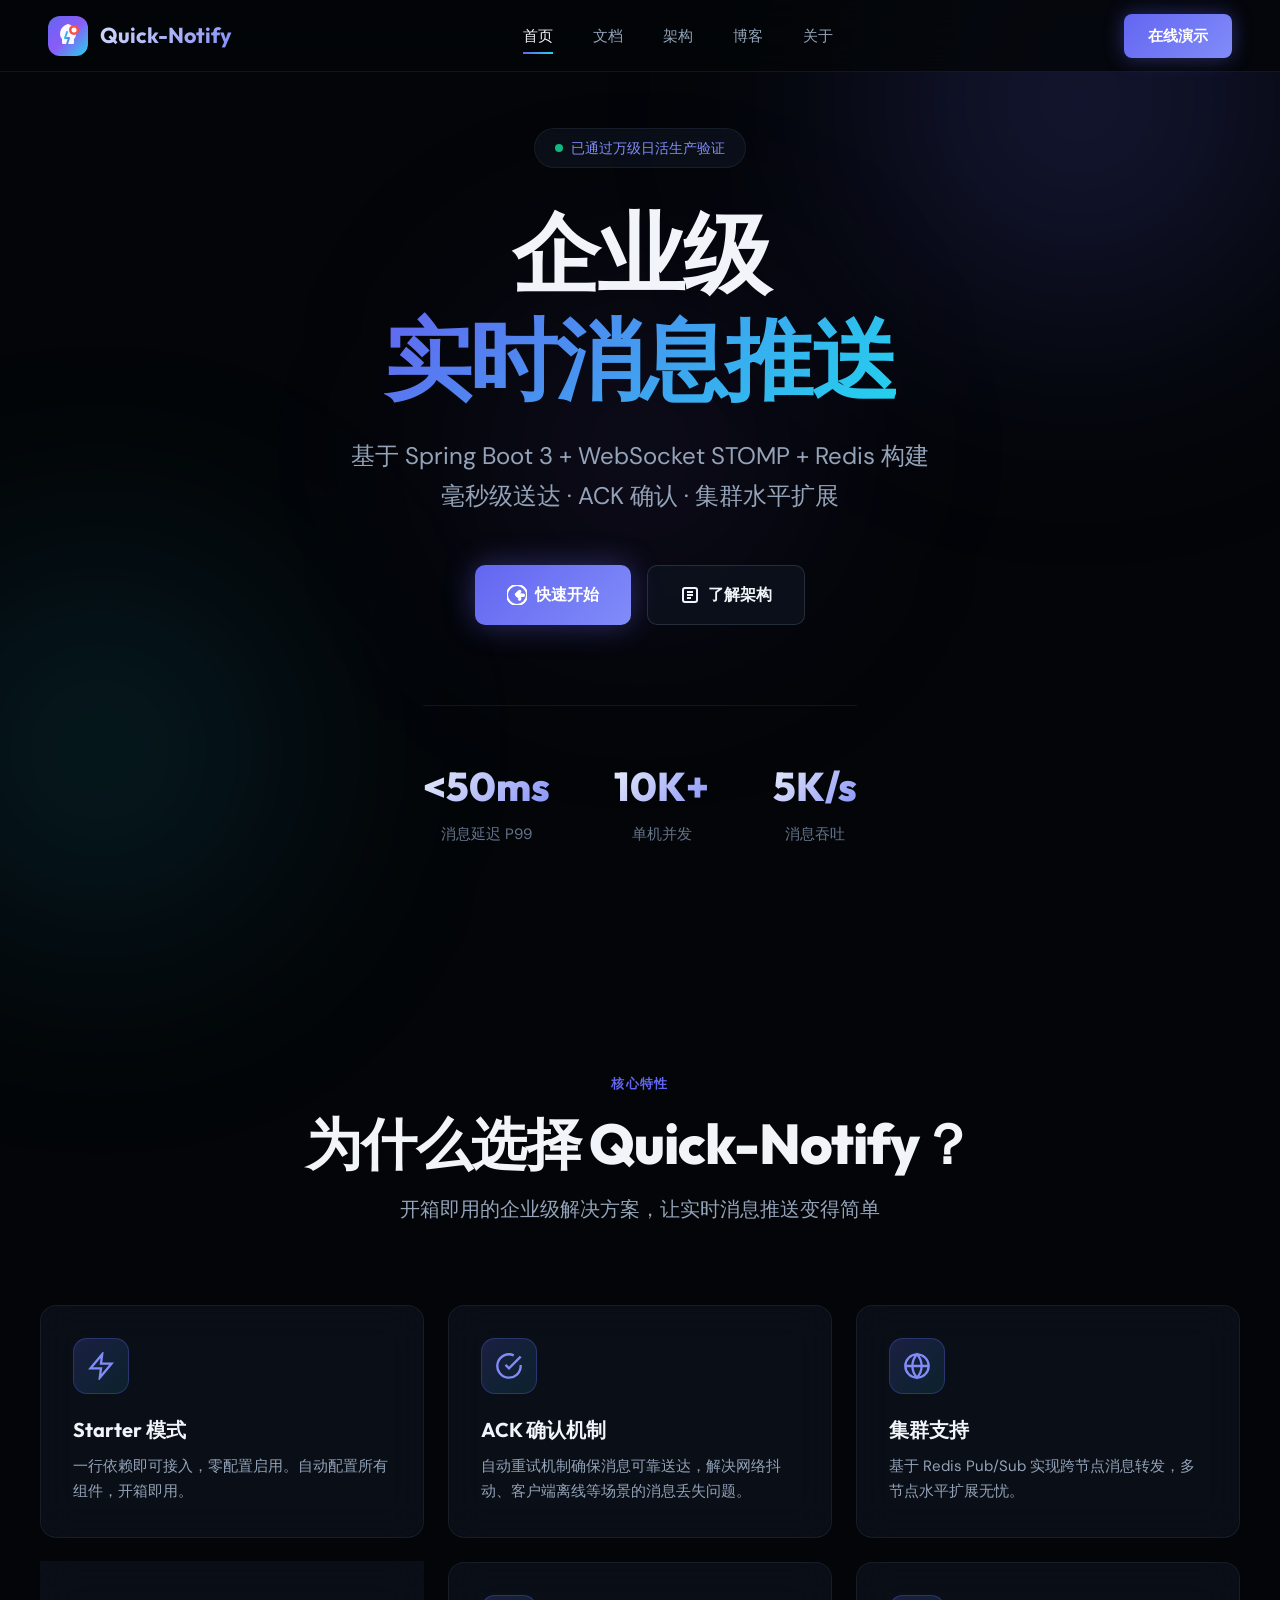
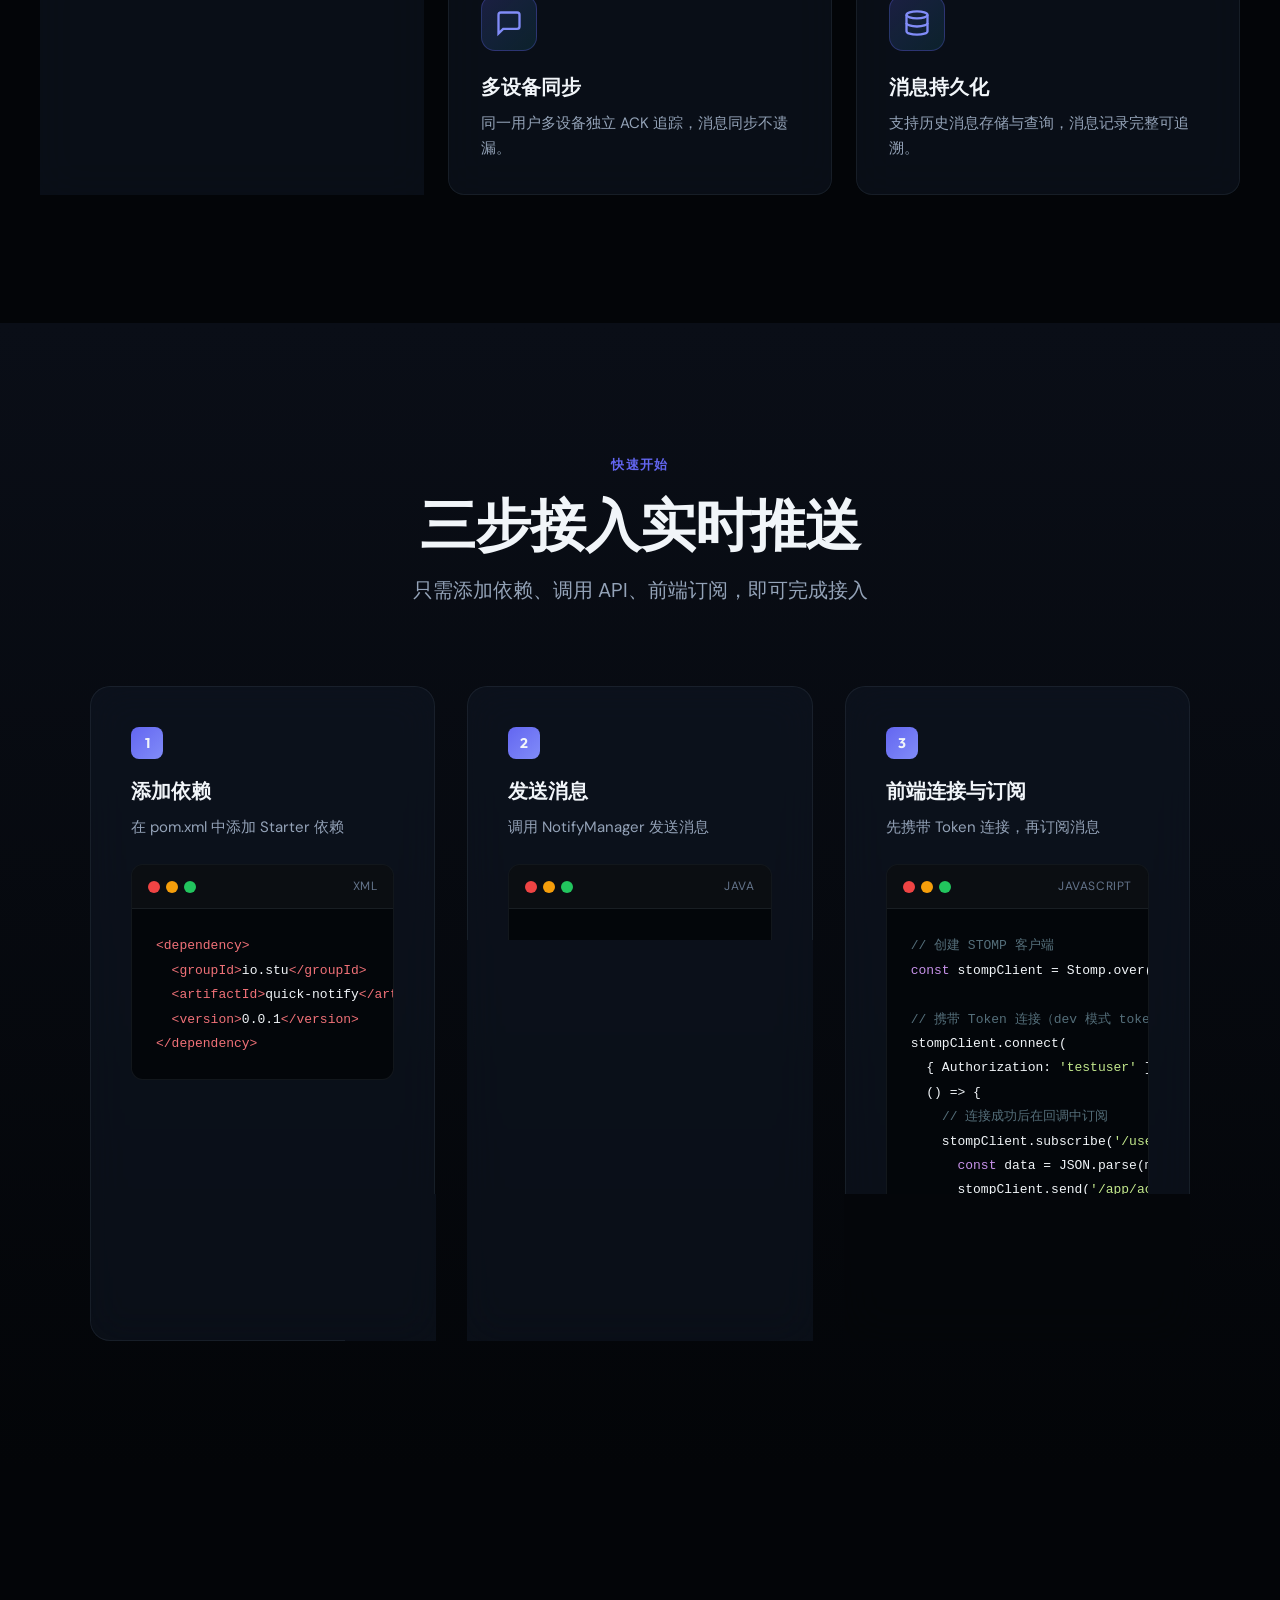
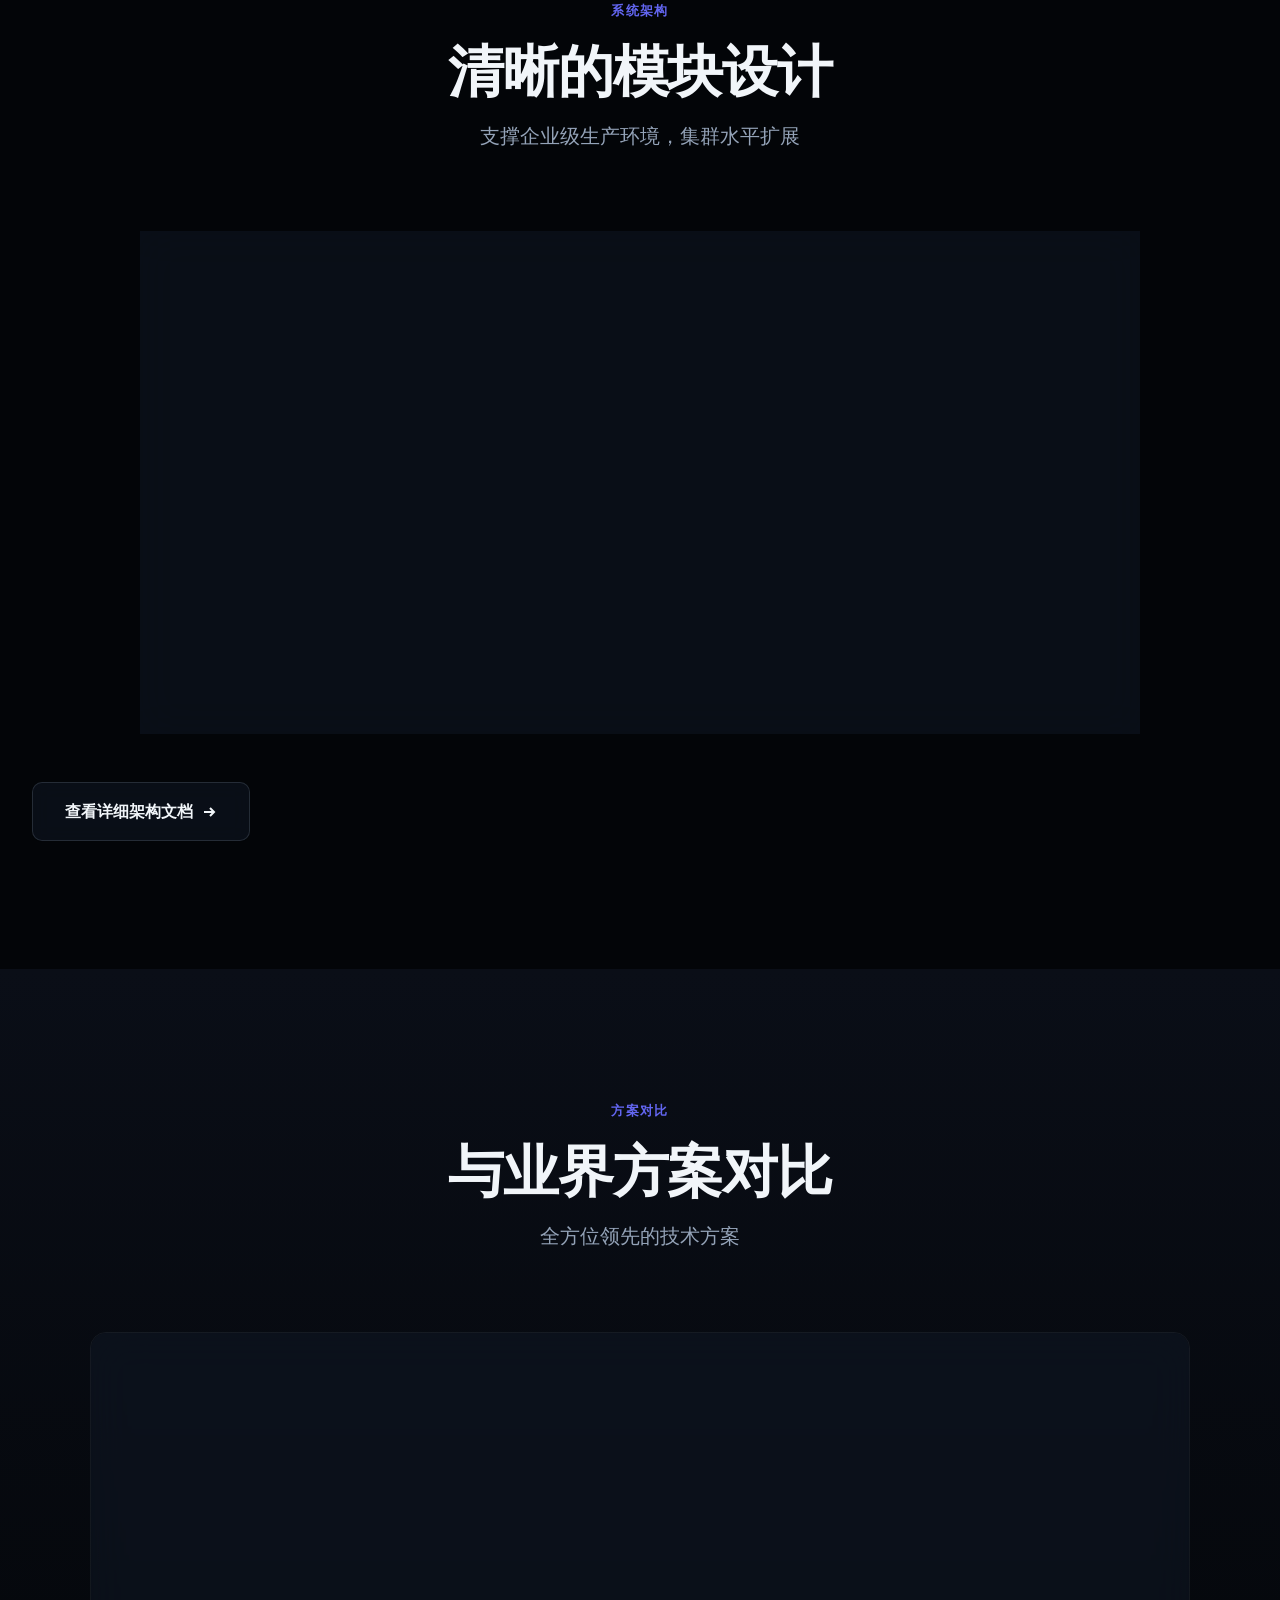
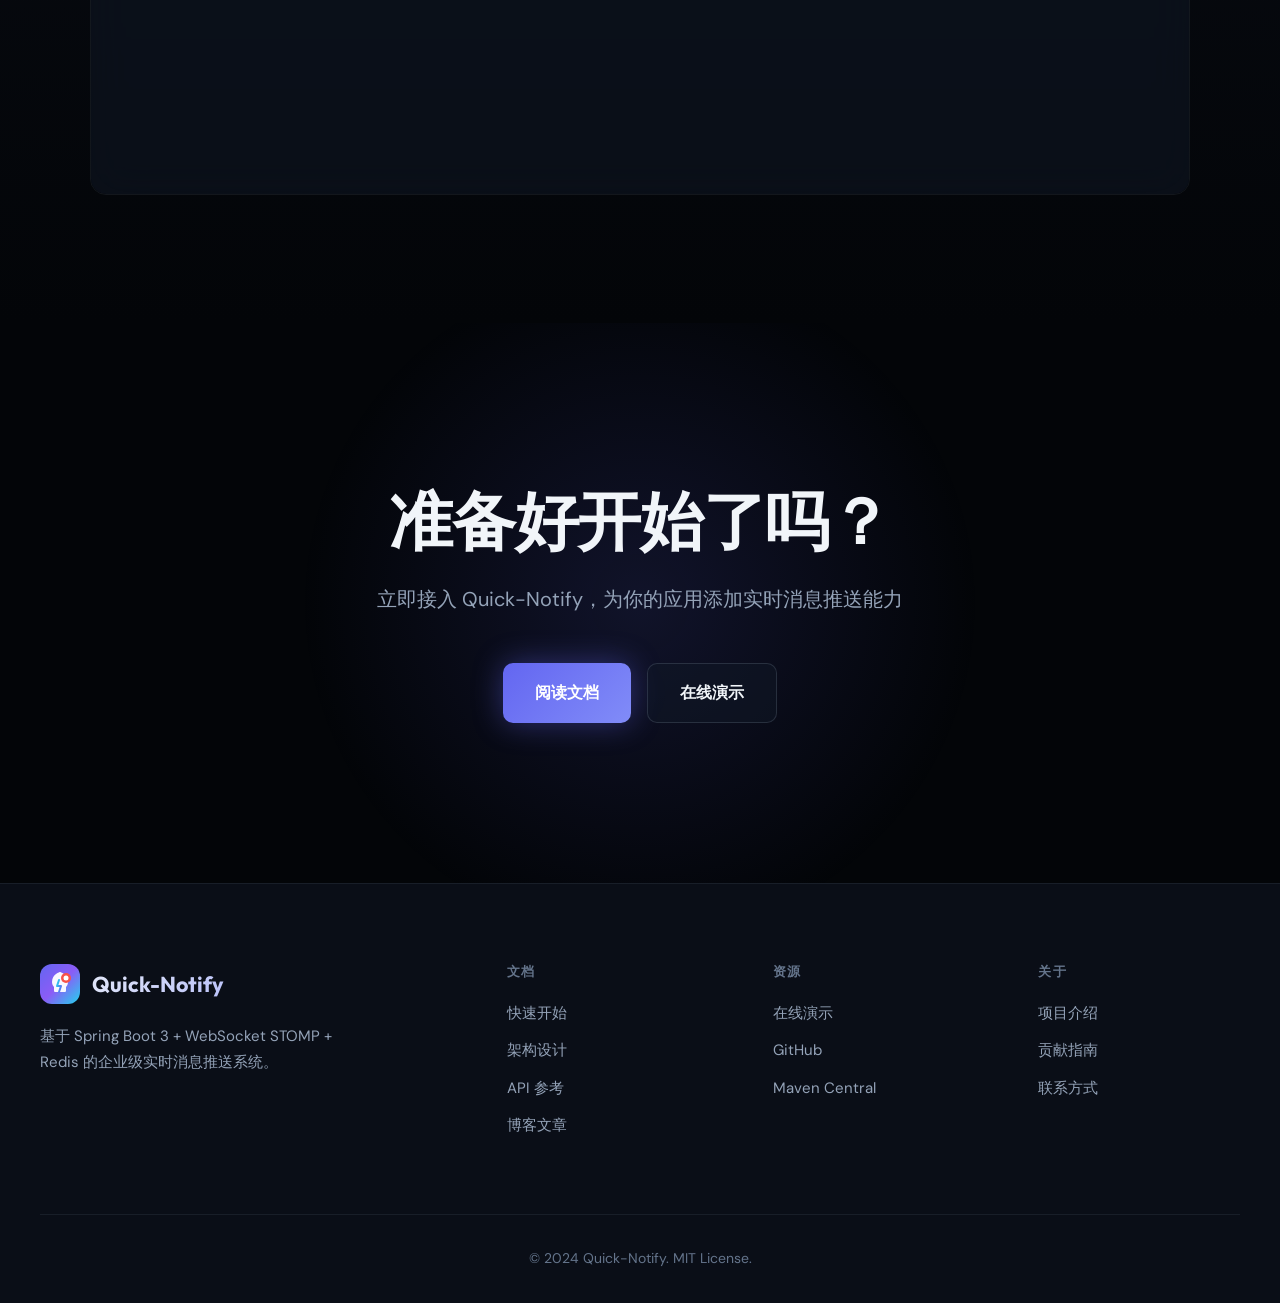
<file: website/index.html>
<!DOCTYPE html>
<html lang="zh-CN">
<head>
    <meta charset="UTF-8">
    <meta name="viewport" content="width=device-width, initial-scale=1.0">
    <title>Quick-Notify — 企业级实时消息推送系统</title>
    <meta name="description" content="基于 Spring Boot 3 + WebSocket STOMP + Redis 构建的企业级实时消息推送系统，支持集群部署、毫秒级送达、万级日活验证。">
    <link rel="preconnect" href="https://fonts.googleapis.com">
    <link rel="preconnect" href="https://fonts.gstatic.com" crossorigin>
    <link href="https://fonts.googleapis.com/css2?family=Outfit:wght@300;400;500;600;700;800&family=DM+Sans:wght@400;500;600&family=JetBrains+Mono:wght@400;500&display=swap" rel="stylesheet">
    <link rel="stylesheet" href="styles.css">
</head>
<body>
    <!-- Animated Background -->
    <div class="bg-gradient-orb orb-1"></div>
    <div class="bg-gradient-orb orb-2"></div>
    <div class="bg-gradient-orb orb-3"></div>

    <!-- Navigation -->
    <nav class="navbar">
        <a href="/" class="nav-brand">
            <svg viewBox="0 0 40 40" fill="none" xmlns="http://www.w3.org/2000/svg">
                <defs>
                    <linearGradient id="logoGrad" x1="0%" y1="0%" x2="100%" y2="100%">
                        <stop offset="0%" stop-color="#6366f1"/>
                        <stop offset="50%" stop-color="#8b5cf6"/>
                        <stop offset="100%" stop-color="#22d3ee"/>
                    </linearGradient>
                    <linearGradient id="logoGrad2" x1="0%" y1="0%" x2="100%" y2="100%">
                        <stop offset="0%" stop-color="#22d3ee"/>
                        <stop offset="100%" stop-color="#6366f1"/>
                    </linearGradient>
                </defs>
                <!-- Background shape -->
                <rect width="40" height="40" rx="12" fill="url(#logoGrad)"/>
                <!-- Stylized bell + lightning bolt -->
                <path d="M20 8C20 8 12 10 12 18C12 20 13 22 14 23V26C14 27 14 28 15 28H25C26 28 26 27 26 26V23C27 22 28 20 28 18C28 10 20 8 20 8Z" fill="white" fill-opacity="0.95"/>
                <!-- Notification dot -->
                <circle cx="26" cy="14" r="5" fill="#f85149"/>
                <circle cx="26" cy="14" r="2.5" fill="white"/>
                <!-- Lightning accent -->
                <path d="M19 16L17 22H21L19 28" stroke="url(#logoGrad2)" stroke-width="2" stroke-linecap="round" stroke-linejoin="round"/>
            </svg>
            Quick-Notify
        </a>
        <ul class="nav-links">
            <li><a href="/" class="active">首页</a></li>
            <li><a href="/docs">文档</a></li>
            <li><a href="/architecture">架构</a></li>
            <li><a href="/blog">博客</a></li>
            <li><a href="/about">关于</a></li>
        </ul>
        <a href="/demo" class="nav-cta">在线演示</a>
    </nav>

    <!-- Hero Section -->
    <section class="hero">
        <div class="hero-badge">
            <span class="dot"></span>
            已通过万级日活生产验证
        </div>

        <h1 class="hero-title">
            <span class="line">企业级</span>
            <span class="line gradient">实时消息推送</span>
        </h1>

        <p class="hero-subtitle">
            基于 Spring Boot 3 + WebSocket STOMP + Redis 构建<br>
            毫秒级送达 · ACK 确认 · 集群水平扩展
        </p>

        <div class="hero-buttons">
            <a href="/docs" class="btn btn-primary">
                <svg width="20" height="20" viewBox="0 0 20 20" fill="none" stroke="currentColor" stroke-width="2">
                    <path d="M10 0a10 10 0 1 0 10 10A10 10 0 0 0 10 0Zm4.78 8.78l-3 2.91a.75.75 0 0 1-1.1-.01l-1.63-1.63a.75.75 0 0 1-.01-1.06l3-3a.75.75 0 0 1 1.06 1.06l-2.47 2.47h5.72a.75.75 0 0 1 0 1.5h-5.72l2.47 2.47a.75.75 0 0 1-1.06 1.06Z"/>
                </svg>
                快速开始
            </a>
            <a href="/architecture" class="btn btn-secondary">
                <svg width="20" height="20" viewBox="0 0 20 20" fill="none" stroke="currentColor" stroke-width="2">
                    <rect x="3" y="3" width="14" height="14" rx="2"/>
                    <path d="M7 7h6M7 10h6M7 13h4"/>
                </svg>
                了解架构
            </a>
        </div>

        <div class="hero-stats">
            <div class="stat">
                <div class="stat-value">&lt;50ms</div>
                <div class="stat-label">消息延迟 P99</div>
            </div>
            <div class="stat">
                <div class="stat-value">10K+</div>
                <div class="stat-label">单机并发</div>
            </div>
            <div class="stat">
                <div class="stat-value">5K/s</div>
                <div class="stat-label">消息吞吐</div>
            </div>
        </div>
    </section>

    <!-- Features Section -->
    <section class="section">
        <div class="section-header reveal">
            <span class="section-label">核心特性</span>
            <h2 class="section-title">为什么选择 Quick-Notify？</h2>
            <p class="section-subtitle">开箱即用的企业级解决方案，让实时消息推送变得简单</p>
        </div>

        <div class="features-grid stagger-children">
            <div class="feature-card">
                <div class="feature-icon">
                    <svg viewBox="0 0 24 24" fill="none" stroke="currentColor" stroke-width="2">
                        <path d="M13 2L3 14h9l-1 8 10-12h-9l1-8z"/>
                    </svg>
                </div>
                <h3 class="feature-title">Starter 模式</h3>
                <p class="feature-desc">一行依赖即可接入，零配置启用。自动配置所有组件，开箱即用。</p>
            </div>

            <div class="feature-card">
                <div class="feature-icon">
                    <svg viewBox="0 0 24 24" fill="none" stroke="currentColor" stroke-width="2">
                        <path d="M22 11.08V12a10 10 0 1 1-5.93-9.14"/>
                        <polyline points="22 4 12 14.01 9 11.01"/>
                    </svg>
                </div>
                <h3 class="feature-title">ACK 确认机制</h3>
                <p class="feature-desc">自动重试机制确保消息可靠送达，解决网络抖动、客户端离线等场景的消息丢失问题。</p>
            </div>

            <div class="feature-card">
                <div class="feature-icon">
                    <svg viewBox="0 0 24 24" fill="none" stroke="currentColor" stroke-width="2">
                        <circle cx="12" cy="12" r="10"/>
                        <line x1="2" y1="12" x2="22" y2="12"/>
                        <path d="M12 2a15.3 15.3 0 0 1 4 10 15.3 15.3 0 0 1-4 10 15.3 15.3 0 0 1-4-10 15.3 15.3 0 0 1 4-10z"/>
                    </svg>
                </div>
                <h3 class="feature-title">集群支持</h3>
                <p class="feature-desc">基于 Redis Pub/Sub 实现跨节点消息转发，多节点水平扩展无忧。</p>
            </div>

            <div class="feature-card">
                <div class="feature-icon">
                    <svg viewBox="0 0 24 24" fill="none" stroke="currentColor" stroke-width="2">
                        <rect x="3" y="11" width="18" height="11" rx="2" ry="2"/>
                        <path d="M7 11V7a5 5 0 0 1 10 0v4"/>
                    </svg>
                </div>
                <h3 class="feature-title">安全认证</h3>
                <p class="feature-desc">Token 鉴权，每用户最多 10 个连接，连接数限制防止资源耗尽攻击。</p>
            </div>

            <div class="feature-card">
                <div class="feature-icon">
                    <svg viewBox="0 0 24 24" fill="none" stroke="currentColor" stroke-width="2">
                        <path d="M21 15a2 2 0 0 1-2 2H7l-4 4V5a2 2 0 0 1 2-2h14a2 2 0 0 1 2 2z"/>
                    </svg>
                </div>
                <h3 class="feature-title">多设备同步</h3>
                <p class="feature-desc">同一用户多设备独立 ACK 追踪，消息同步不遗漏。</p>
            </div>

            <div class="feature-card">
                <div class="feature-icon">
                    <svg viewBox="0 0 24 24" fill="none" stroke="currentColor" stroke-width="2">
                        <ellipse cx="12" cy="5" rx="9" ry="3"/>
                        <path d="M21 12c0 1.66-4 3-9 3s-9-1.34-9-3"/>
                        <path d="M3 5v14c0 1.66 4 3 9 3s9-1.34 9-3V5"/>
                    </svg>
                </div>
                <h3 class="feature-title">消息持久化</h3>
                <p class="feature-desc">支持历史消息存储与查询，消息记录完整可追溯。</p>
            </div>
        </div>
    </section>

    <!-- Quick Start Section -->
    <section class="section quick-start">
        <div class="section-header reveal">
            <span class="section-label">快速开始</span>
            <h2 class="section-title">三步接入实时推送</h2>
            <p class="section-subtitle">只需添加依赖、调用 API、前端订阅，即可完成接入</p>
        </div>

        <div class="quick-start-grid stagger-children">
            <div class="quick-start-card">
                <span class="step-number">1</span>
                <h3 class="feature-title">添加依赖</h3>
                <p class="feature-desc">在 pom.xml 中添加 Starter 依赖</p>
                <div class="code-block">
                    <div class="code-header">
                        <div class="code-dots"><span></span><span></span><span></span></div>
                        <span class="code-lang">XML</span>
                    </div>
                    <div class="code-content">
<pre><code><span class="tag">&lt;dependency&gt;</span>
  <span class="tag">&lt;groupId&gt;</span>io.stu<span class="tag">&lt;/groupId&gt;</span>
  <span class="tag">&lt;artifactId&gt;</span>quick-notify<span class="tag">&lt;/artifactId&gt;</span>
  <span class="tag">&lt;version&gt;</span>0.0.1<span class="tag">&lt;/version&gt;</span>
<span class="tag">&lt;/dependency&gt;</span></code></pre>
                    </div>
                </div>
            </div>

            <div class="quick-start-card">
                <span class="step-number">2</span>
                <h3 class="feature-title">发送消息</h3>
                <p class="feature-desc">调用 NotifyManager 发送消息</p>
                <div class="code-block">
                    <div class="code-header">
                        <div class="code-dots"><span></span><span></span><span></span></div>
                        <span class="code-lang">Java</span>
                    </div>
                    <div class="code-content">
<pre><code><span class="keyword">@Autowired</span>
<span class="keyword">private</span> NotifyManager manager;

manager.saveAndPublish(
  <span class="function">NotifyMessageLog</span>.builder()
    .receiver(<span class="string">"user123"</span>)
    .type(<span class="string">"ORDER_STATUS"</span>)
    .data(orderData)
    .build()
);</code></pre>
                    </div>
                </div>
            </div>

            <div class="quick-start-card">
                <span class="step-number">3</span>
                <h3 class="feature-title">前端连接与订阅</h3>
                <p class="feature-desc">先携带 Token 连接，再订阅消息</p>
                <div class="code-block">
                    <div class="code-header">
                        <div class="code-dots"><span></span><span></span><span></span></div>
                        <span class="code-lang">JavaScript</span>
                    </div>
                    <div class="code-content">
<pre><code><span class="comment">// 创建 STOMP 客户端</span>
<span class="keyword">const</span> stompClient = Stomp.over(<span class="keyword">new</span> SockJS(<span class="string">'/stomp-ws'</span>));

<span class="comment">// 携带 Token 连接（dev 模式 token 直接作为用户ID）</span>
stompClient.connect(
  { Authorization: <span class="string">'testuser'</span> },
  () => {
    <span class="comment">// 连接成功后在回调中订阅</span>
    stompClient.subscribe(<span class="string">'/user/queue/msg'</span>, (msg) => {
      <span class="keyword">const</span> data = JSON.parse(msg.body);
      stompClient.send(<span class="string">'/app/ack'</span>, {}, data.id);
    });
  }
);</code></pre>
                    </div>
                </div>
            </div>
        </div>
    </section>

    <!-- Architecture Section -->
    <section class="section">
        <div class="section-header reveal">
            <span class="section-label">系统架构</span>
            <h2 class="section-title">清晰的模块设计</h2>
            <p class="section-subtitle">支撑企业级生产环境，集群水平扩展</p>
        </div>

        <div class="arch-diagram reveal">
            <svg viewBox="0 0 900 420" fill="none" xmlns="http://www.w3.org/2000/svg">
                <defs>
                    <linearGradient id="nodeGrad" x1="0%" y1="0%" x2="100%" y2="100%">
                        <stop offset="0%" stop-color="#1a1f35"/>
                        <stop offset="100%" stop-color="#0f1322"/>
                    </linearGradient>
                    <linearGradient id="accentGrad" x1="0%" y1="0%" x2="100%" y2="100%">
                        <stop offset="0%" stop-color="#6366f1"/>
                        <stop offset="100%" stop-color="#22d3ee"/>
                    </linearGradient>
                    <filter id="glow" x="-50%" y="-50%" width="200%" height="200%">
                        <feGaussianBlur stdDeviation="4" result="blur"/>
                        <feMerge>
                            <feMergeNode in="blur"/>
                            <feMergeNode in="SourceGraphic"/>
                        </feMerge>
                    </filter>
                </defs>

                <!-- Client -->
                <g filter="url(#glow)">
                    <rect x="40" y="170" width="120" height="80" rx="12" fill="#0f1322" stroke="#6366f1" stroke-width="2"/>
                    <text x="100" y="205" text-anchor="middle" fill="#f1f5f9" font-family="Outfit" font-size="13" font-weight="600">客户端</text>
                    <text x="100" y="225" text-anchor="middle" fill="#64748b" font-family="DM Sans" font-size="10">浏览器 / App</text>
                </g>

                <!-- SockJS Gateway -->
                <g filter="url(#glow)">
                    <rect x="200" y="170" width="130" height="80" rx="12" fill="#0f1322" stroke="#30363d" stroke-width="2"/>
                    <text x="265" y="205" text-anchor="middle" fill="#f1f5f9" font-family="Outfit" font-size="13" font-weight="600">SockJS</text>
                    <text x="265" y="225" text-anchor="middle" fill="#64748b" font-family="DM Sans" font-size="10">WebSocket 兼容层</text>
                </g>

                <!-- Server Cluster Border -->
                <rect x="370" y="60" width="480" height="220" rx="16" fill="none" stroke="#30363d" stroke-width="2" stroke-dasharray="8 4"/>

                <!-- Cluster Label -->
                <text x="610" y="85" text-anchor="middle" fill="#6366f1" font-family="Outfit" font-size="12" font-weight="600" letter-spacing="0.1em">服务端集群</text>

                <!-- Node 1 -->
                <g>
                    <rect x="390" y="100" width="160" height="160" rx="12" fill="url(#nodeGrad)" stroke="#6366f1" stroke-width="2"/>
                    <text x="470" y="125" text-anchor="middle" fill="#f1f5f9" font-family="Outfit" font-size="12" font-weight="600">节点 1</text>

                    <rect x="405" y="140" width="130" height="28" rx="6" fill="#0a0e17" stroke="#30363d"/>
                    <text x="470" y="158" text-anchor="middle" fill="#94a3b8" font-family="JetBrains Mono" font-size="9">WebSocket Handler</text>

                    <rect x="405" y="175" width="130" height="28" rx="6" fill="#0a0e17" stroke="#30363d"/>
                    <text x="470" y="193" text-anchor="middle" fill="#94a3b8" font-family="JetBrains Mono" font-size="9">ACK Handler</text>

                    <rect x="405" y="210" width="130" height="28" rx="6" fill="#0a0e17" stroke="#30363d"/>
                    <text x="470" y="228" text-anchor="middle" fill="#94a3b8" font-family="JetBrains Mono" font-size="9">Event Listener</text>
                </g>

                <!-- Node 2 -->
                <g>
                    <rect x="570" y="100" width="160" height="160" rx="12" fill="url(#nodeGrad)" stroke="#30363d" stroke-width="1.5"/>
                    <text x="650" y="125" text-anchor="middle" fill="#f1f5f9" font-family="Outfit" font-size="12" font-weight="600">节点 2</text>

                    <rect x="585" y="140" width="130" height="28" rx="6" fill="#0a0e17" stroke="#30363d"/>
                    <text x="650" y="158" text-anchor="middle" fill="#94a3b8" font-family="JetBrains Mono" font-size="9">WebSocket Handler</text>

                    <rect x="585" y="175" width="130" height="28" rx="6" fill="#0a0e17" stroke="#30363d"/>
                    <text x="650" y="193" text-anchor="middle" fill="#94a3b8" font-family="JetBrains Mono" font-size="9">ACK Handler</text>

                    <rect x="585" y="210" width="130" height="28" rx="6" fill="#0a0e17" stroke="#30363d"/>
                    <text x="650" y="228" text-anchor="middle" fill="#94a3b8" font-family="JetBrains Mono" font-size="9">Event Listener</text>
                </g>

                <!-- Redis -->
                <g filter="url(#glow)">
                    <ellipse cx="470" cy="350" rx="100" ry="45" fill="#0f1322" stroke="#f85149" stroke-width="2"/>
                    <text x="470" y="345" text-anchor="middle" fill="#f1f5f9" font-family="Outfit" font-size="13" font-weight="600">Redis</text>
                    <text x="470" y="362" text-anchor="middle" fill="#64748b" font-family="DM Sans" font-size="10">ACK + Pub/Sub</text>
                </g>

                <!-- MySQL -->
                <g filter="url(#glow)">
                    <ellipse cx="700" cy="350" rx="80" ry="45" fill="#0f1322" stroke="#3fb950" stroke-width="2"/>
                    <text x="700" y="345" text-anchor="middle" fill="#f1f5f9" font-family="Outfit" font-size="13" font-weight="600">MySQL</text>
                    <text x="700" y="362" text-anchor="middle" fill="#64748b" font-family="DM Sans" font-size="10">消息持久化</text>
                </g>

                <!-- Arrows -->
                <defs>
                    <marker id="arrow" markerWidth="8" markerHeight="8" refX="6" refY="4" orient="auto">
                        <path d="M0 0L8 4L0 8Z" fill="#6366f1"/>
                    </marker>
                    <marker id="arrowRed" markerWidth="8" markerHeight="8" refX="6" refY="4" orient="auto">
                        <path d="M0 0L8 4L0 8Z" fill="#f85149"/>
                    </marker>
                    <marker id="arrowGreen" markerWidth="8" markerHeight="8" refX="6" refY="4" orient="auto">
                        <path d="M0 0L8 4L0 8Z" fill="#3fb950"/>
                    </marker>
                </defs>

                <!-- Client to SockJS -->
                <path d="M160 210 L200 210" stroke="#6366f1" stroke-width="2" marker-end="url(#arrow)"/>

                <!-- SockJS to Cluster -->
                <path d="M330 210 L390 180" stroke="#6366f1" stroke-width="2" marker-end="url(#arrow)"/>

                <!-- Nodes to Redis -->
                <path d="M470 260 L470 305" stroke="#f85149" stroke-width="1.5" stroke-dasharray="4 2" marker-end="url(#arrowRed)"/>
                <path d="M650 260 L650 305" stroke="#f85149" stroke-width="1.5" stroke-dasharray="4 2" marker-end="url(#arrowRed)"/>

                <!-- Nodes to MySQL -->
                <path d="M470 350 L620 350" stroke="#3fb950" stroke-width="1.5" stroke-dasharray="4 2" marker-end="url(#arrowGreen)"/>

                <!-- Pub/Sub between nodes -->
                <path d="M550 180 C550 140 630 140 630 180" stroke="#f85149" stroke-width="1.5" fill="none" stroke-dasharray="4 2"/>
                <text x="590" y="130" text-anchor="middle" fill="#f85149" font-family="DM Sans" font-size="9">Pub/Sub</text>
            </svg>
        </div>

        <div class="text-center reveal" style="margin-top: 3rem;">
            <a href="/architecture" class="btn btn-secondary">
                查看详细架构文档
                <svg width="16" height="16" viewBox="0 0 16 16" fill="none" stroke="currentColor" stroke-width="2">
                    <path d="M3 8h10M9 4l4 4-4 4"/>
                </svg>
            </a>
        </div>
    </section>

    <!-- Comparison Section -->
    <section class="section quick-start">
        <div class="section-header reveal">
            <span class="section-label">方案对比</span>
            <h2 class="section-title">与业界方案对比</h2>
            <p class="section-subtitle">全方位领先的技术方案</p>
        </div>

        <div class="table-wrapper reveal" style="max-width: 1100px; margin: 0 auto;">
            <table>
                <thead>
                    <tr>
                        <th>特性</th>
                        <th>Quick-Notify</th>
                        <th>Socket.IO</th>
                        <th>SSE</th>
                        <th>MQTT</th>
                    </tr>
                </thead>
                <tbody>
                    <tr>
                        <td>协议</td>
                        <td>WebSocket + STOMP</td>
                        <td>WebSocket</td>
                        <td>HTTP</td>
                        <td>TCP/MQTT</td>
                    </tr>
                    <tr>
                        <td>集群支持</td>
                        <td><span class="check">✓ Redis Pub/Sub</span></td>
                        <td><span class="warning">⚠️ 需适配</span></td>
                        <td><span class="cross">✗ 不支持</span></td>
                        <td><span class="check">✓ Broker</span></td>
                    </tr>
                    <tr>
                        <td>消息确认</td>
                        <td><span class="check">✓ ACK 机制</span></td>
                        <td><span class="warning">⚠️ 需配置</span></td>
                        <td><span class="cross">✗ 不支持</span></td>
                        <td><span class="check">✓ QoS</span></td>
                    </tr>
                    <tr>
                        <td>Spring 集成</td>
                        <td><span class="check">✓ 原生</span></td>
                        <td><span class="warning">⚠️ 社区</span></td>
                        <td><span class="warning">⚠️ 社区</span></td>
                        <td><span class="warning">⚠️ 社区</span></td>
                    </tr>
                    <tr>
                        <td>Starter 模式</td>
                        <td><span class="check">✓ 零配置</span></td>
                        <td><span class="cross">✗ 手动</span></td>
                        <td><span class="cross">✗ 手动</span></td>
                        <td><span class="cross">✗ 手动</span></td>
                    </tr>
                    <tr>
                        <td>学习成本</td>
                        <td>低</td>
                        <td>中</td>
                        <td>低</td>
                        <td>高</td>
                    </tr>
                </tbody>
            </table>
        </div>
    </section>

    <!-- CTA Section -->
    <section class="cta-section">
        <div class="reveal">
            <h2 class="cta-title">准备好开始了吗？</h2>
            <p class="cta-subtitle">立即接入 Quick-Notify，为你的应用添加实时消息推送能力</p>
            <div class="hero-buttons">
                <a href="/docs" class="btn btn-primary">阅读文档</a>
                <a href="/demo" class="btn btn-secondary">在线演示</a>
            </div>
        </div>
    </section>

    <!-- Footer -->
    <footer class="footer">
        <div class="footer-content">
            <div class="footer-brand">
                <a href="/" class="nav-brand">
                    <svg viewBox="0 0 40 40" fill="none" xmlns="http://www.w3.org/2000/svg">
                        <defs>
                            <linearGradient id="logoGradF" x1="0%" y1="0%" x2="100%" y2="100%">
                                <stop offset="0%" stop-color="#6366f1"/>
                                <stop offset="50%" stop-color="#8b5cf6"/>
                                <stop offset="100%" stop-color="#22d3ee"/>
                            </linearGradient>
                            <linearGradient id="logoGradF2" x1="0%" y1="0%" x2="100%" y2="100%">
                                <stop offset="0%" stop-color="#22d3ee"/>
                                <stop offset="100%" stop-color="#6366f1"/>
                            </linearGradient>
                        </defs>
                        <rect width="40" height="40" rx="12" fill="url(#logoGradF)"/>
                        <path d="M20 8C20 8 12 10 12 18C12 20 13 22 14 23V26C14 27 14 28 15 28H25C26 28 26 27 26 26V23C27 22 28 20 28 18C28 10 20 8 20 8Z" fill="white" fill-opacity="0.95"/>
                        <circle cx="26" cy="14" r="5" fill="#f85149"/>
                        <circle cx="26" cy="14" r="2.5" fill="white"/>
                        <path d="M19 16L17 22H21L19 28" stroke="url(#logoGradF2)" stroke-width="2" stroke-linecap="round" stroke-linejoin="round"/>
                    </svg>
                    Quick-Notify
                </a>
                <p>基于 Spring Boot 3 + WebSocket STOMP + Redis 的企业级实时消息推送系统。</p>
            </div>
            <div class="footer-links">
                <h4>文档</h4>
                <ul>
                    <li><a href="/docs">快速开始</a></li>
                    <li><a href="/architecture">架构设计</a></li>
                    <li><a href="/docs#api">API 参考</a></li>
                    <li><a href="/blog">博客文章</a></li>
                </ul>
            </div>
            <div class="footer-links">
                <h4>资源</h4>
                <ul>
                    <li><a href="/demo">在线演示</a></li>
                    <li><a href="https://github.com/yangli-stu/quick-notify">GitHub</a></li>
                    <li><a href="https://search.maven.org">Maven Central</a></li>
                </ul>
            </div>
            <div class="footer-links">
                <h4>关于</h4>
                <ul>
                    <li><a href="/about">项目介绍</a></li>
                    <li><a href="/about#contributing">贡献指南</a></li>
                    <li><a href="/about#contact">联系方式</a></li>
                </ul>
            </div>
        </div>
        <div class="footer-bottom">
            <p>© 2024 Quick-Notify. MIT License.</p>
        </div>
    </footer>

    <script>
        // Scroll reveal animation
        const observerOptions = {
            root: null,
            rootMargin: '0px',
            threshold: 0.1
        };

        const observer = new IntersectionObserver((entries) => {
            entries.forEach(entry => {
                if (entry.isIntersecting) {
                    entry.target.classList.add('active');
                }
            });
        }, observerOptions);

        document.querySelectorAll('.reveal, .stagger-children').forEach(el => {
            observer.observe(el);
        });

        // Navbar scroll effect
        const navbar = document.querySelector('.navbar');
        window.addEventListener('scroll', () => {
            if (window.scrollY > 50) {
                navbar.style.background = 'rgba(3, 5, 8, 0.95)';
                navbar.style.boxShadow = '0 4px 30px rgba(0, 0, 0, 0.3)';
            } else {
                navbar.style.background = 'rgba(3, 5, 8, 0.8)';
                navbar.style.boxShadow = 'none';
            }
        });
    </script>
</body>
</html>
</file>
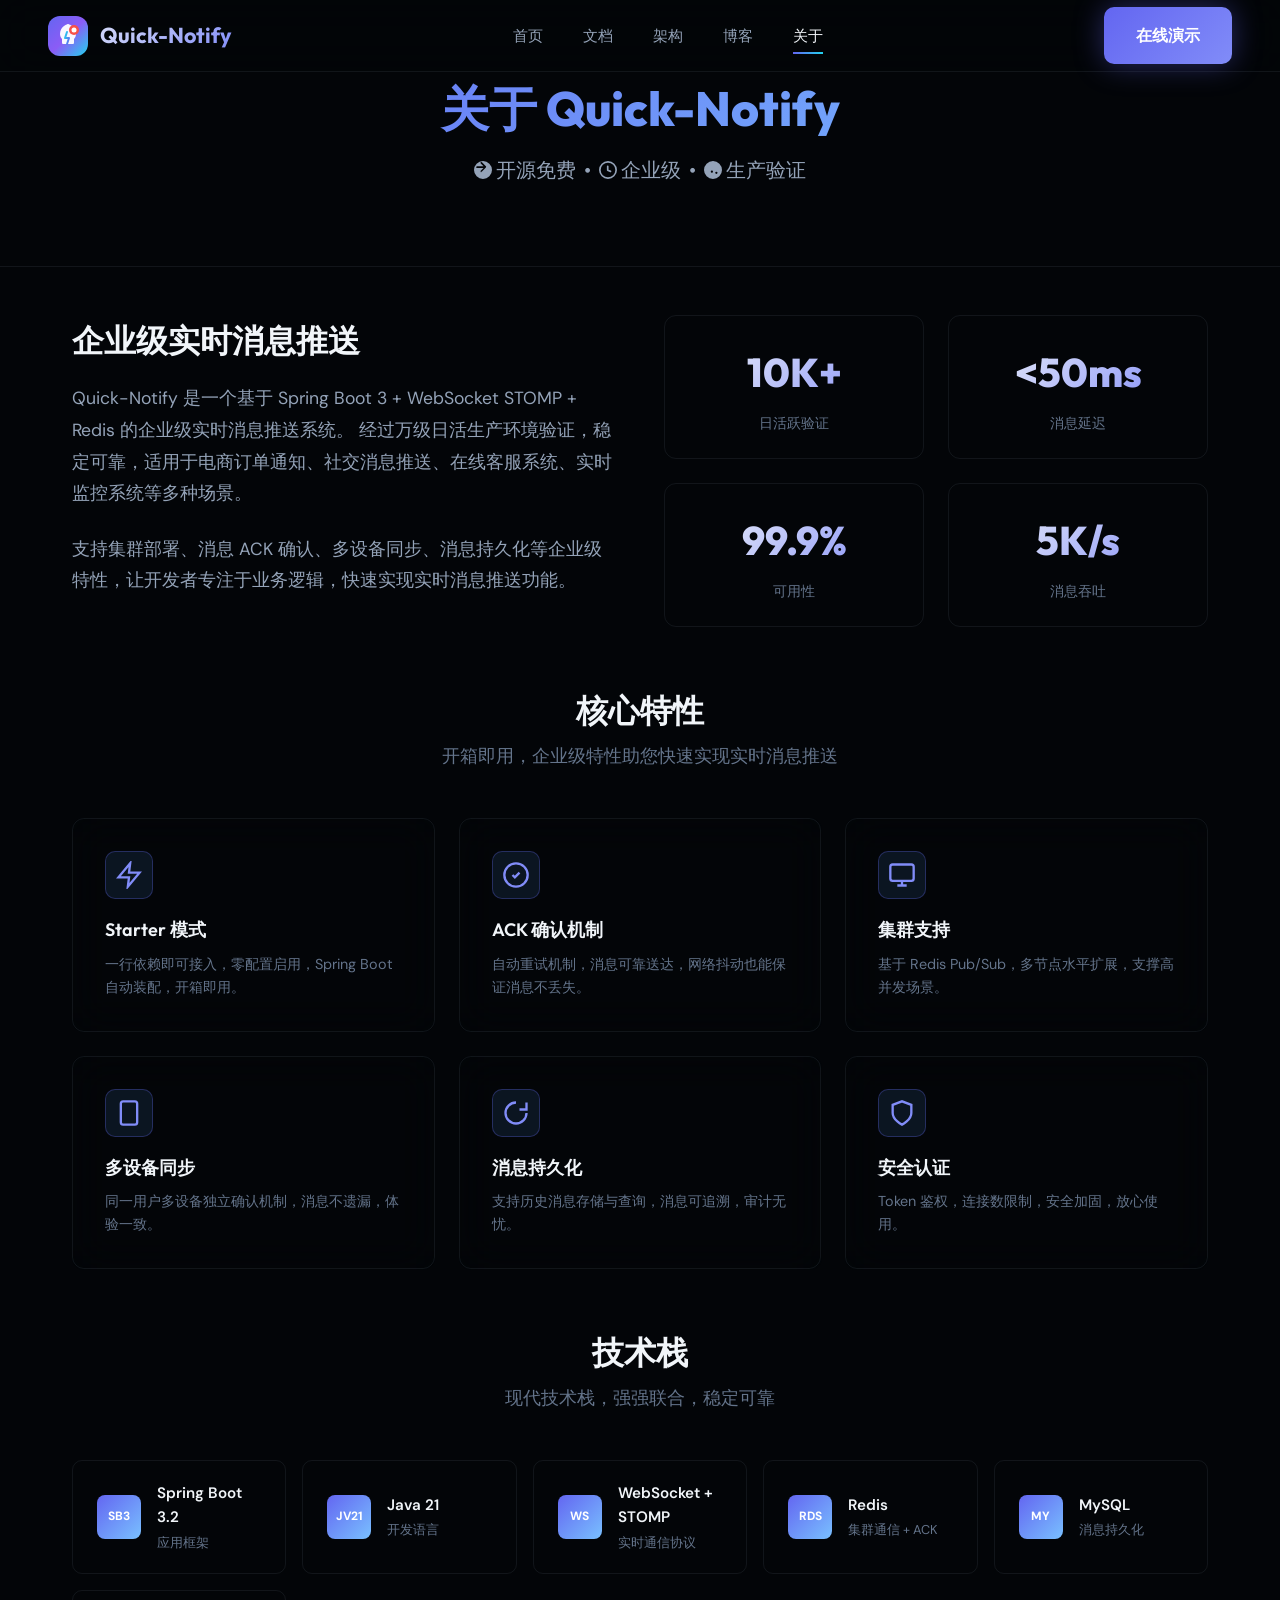
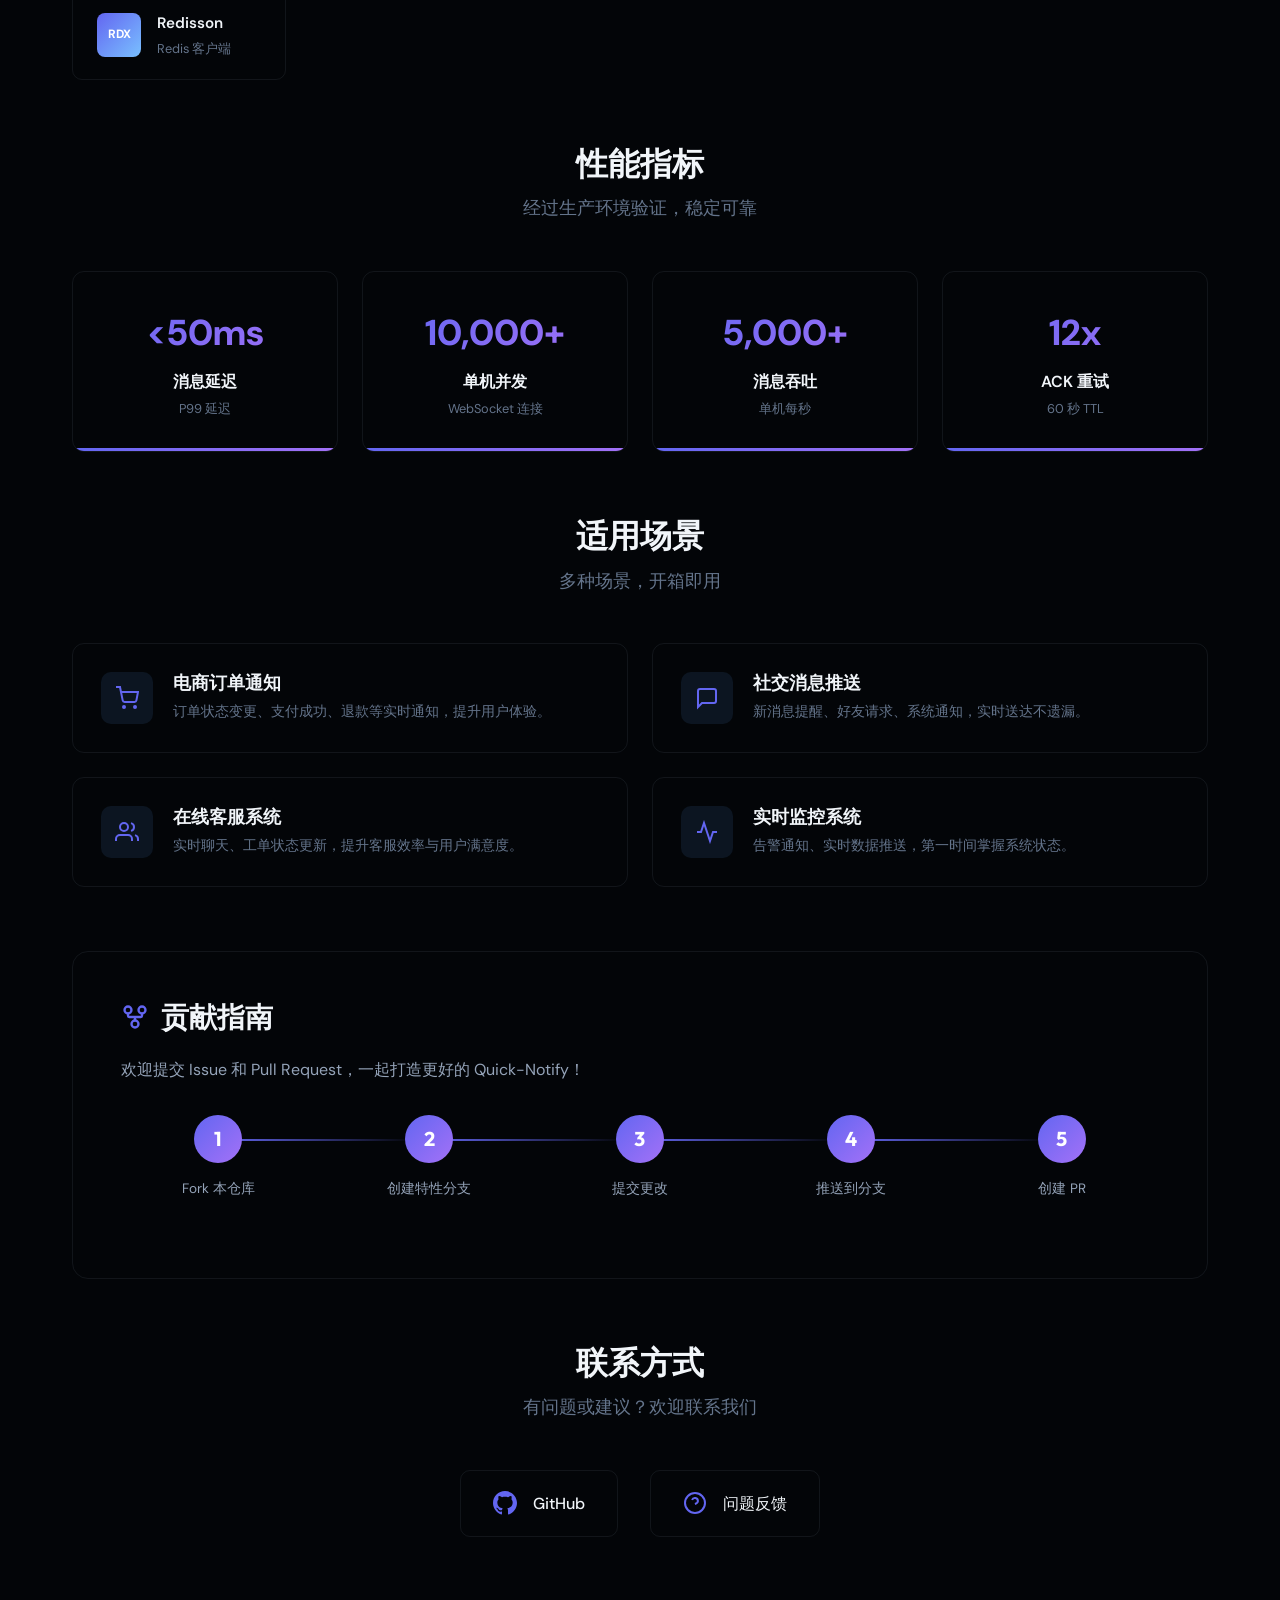
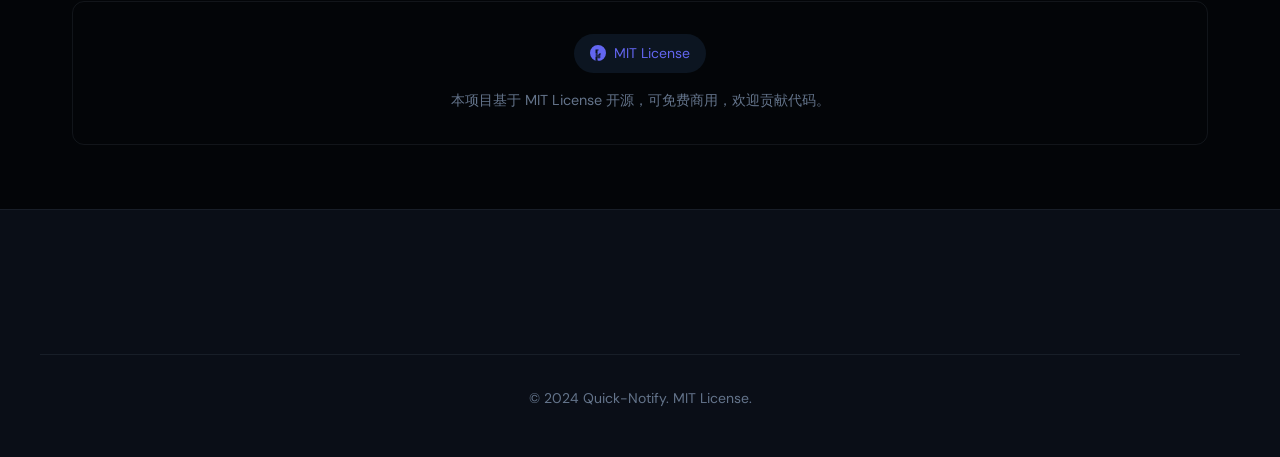
<file: website/about.html>
<!DOCTYPE html>
<html lang="zh-CN">
<head>
    <meta charset="UTF-8">
    <meta name="viewport" content="width=device-width, initial-scale=1.0">
    <title>关于 - Quick-Notify</title>
    <meta name="description" content="了解 Quick-Notify 项目介绍、技术栈和贡献指南。">
    <link rel="preconnect" href="https://fonts.googleapis.com">
    <link rel="preconnect" href="https://fonts.gstatic.com" crossorigin>
    <link href="https://fonts.googleapis.com/css2?family=Outfit:wght@300;400;500;600;700;800&family=DM+Sans:wght@400;500;600&family=JetBrains+Mono:wght@400;500&display=swap" rel="stylesheet">
    <link rel="stylesheet" href="styles.css">
    <style>
        /* About Page Specific Styles */
        .about-hero {
            text-align: center;
            padding: 5rem 2rem;
            background: linear-gradient(135deg, var(--hero-bg) 0%, rgba(88, 166, 255, 0.1) 100%);
            border-bottom: 1px solid var(--border);
            margin-bottom: 3rem;
        }

        .about-hero h1 {
            font-size: 3rem;
            font-weight: 800;
            margin-bottom: 1rem;
            background: linear-gradient(135deg, var(--accent) 0%, #79c0ff 100%);
            -webkit-background-clip: text;
            -webkit-text-fill-color: transparent;
            background-clip: text;
        }

        .about-hero .subtitle {
            font-size: 1.25rem;
            color: var(--text-secondary);
            display: flex;
            align-items: center;
            justify-content: center;
            gap: 0.5rem;
        }

        .about-hero .subtitle span {
            display: inline-flex;
            align-items: center;
            gap: 0.25rem;
        }

        .about-main {
            max-width: 1200px;
            margin: 0 auto;
            padding: 0 2rem 4rem;
        }

        /* Intro Section */
        .intro-section {
            display: grid;
            grid-template-columns: 1fr 1fr;
            gap: 3rem;
            margin-bottom: 4rem;
            align-items: center;
        }

        .intro-text h2 {
            font-size: 2rem;
            font-weight: 700;
            margin-bottom: 1.5rem;
            color: var(--text-primary);
        }

        .intro-text p {
            font-size: 1.1rem;
            line-height: 1.8;
            color: var(--text-secondary);
            margin-bottom: 1.5rem;
        }

        .intro-stats {
            display: grid;
            grid-template-columns: repeat(2, 1fr);
            gap: 1.5rem;
        }

        .stat-card {
            background: var(--card-bg);
            border: 1px solid var(--border);
            border-radius: 12px;
            padding: 1.5rem;
            text-align: center;
            transition: all 0.3s ease;
        }

        .stat-card:hover {
            border-color: var(--accent);
            transform: translateY(-4px);
            box-shadow: 0 8px 30px rgba(0, 0, 0, 0.3);
        }

        .stat-value {
            font-size: 2.5rem;
            font-weight: 800;
            color: var(--accent);
            margin-bottom: 0.5rem;
        }

        .stat-label {
            font-size: 0.875rem;
            color: var(--text-muted);
        }

        /* Section Headers */
        .section-header {
            text-align: center;
            margin-bottom: 3rem;
        }

        .section-header h2 {
            font-size: 2rem;
            font-weight: 700;
            margin-bottom: 0.75rem;
        }

        .section-header p {
            color: var(--text-muted);
            font-size: 1.1rem;
        }

        /* Features Grid */
        .features-grid {
            display: grid;
            grid-template-columns: repeat(auto-fit, minmax(280px, 1fr));
            gap: 1.5rem;
            margin-bottom: 4rem;
        }

        .feature-card {
            background: var(--card-bg);
            border: 1px solid var(--border);
            border-radius: 12px;
            padding: 2rem;
            transition: all 0.3s ease;
            position: relative;
            overflow: hidden;
        }

        .feature-card::before {
            content: '';
            position: absolute;
            top: 0;
            left: 0;
            right: 0;
            height: 3px;
            background: linear-gradient(90deg, var(--accent), #79c0ff);
            opacity: 0;
            transition: opacity 0.3s ease;
        }

        .feature-card:hover {
            border-color: var(--accent);
            transform: translateY(-4px);
            box-shadow: 0 12px 40px rgba(0, 0, 0, 0.3);
        }

        .feature-card:hover::before {
            opacity: 1;
        }

        .feature-icon {
            width: 48px;
            height: 48px;
            border-radius: 10px;
            background: rgba(88, 166, 255, 0.1);
            display: flex;
            align-items: center;
            justify-content: center;
            margin-bottom: 1.25rem;
            color: var(--accent);
        }

        .feature-card h3 {
            font-size: 1.125rem;
            font-weight: 600;
            margin-bottom: 0.75rem;
            color: var(--text-primary);
        }

        .feature-card p {
            font-size: 0.9rem;
            color: var(--text-muted);
            line-height: 1.6;
        }

        /* Tech Stack */
        .tech-section {
            margin-bottom: 4rem;
        }

        .tech-grid {
            display: grid;
            grid-template-columns: repeat(auto-fit, minmax(200px, 1fr));
            gap: 1rem;
        }

        .tech-item {
            display: flex;
            align-items: center;
            gap: 1rem;
            padding: 1.25rem 1.5rem;
            background: var(--card-bg);
            border: 1px solid var(--border);
            border-radius: 10px;
            transition: all 0.2s ease;
        }

        .tech-item:hover {
            border-color: var(--accent);
            background: rgba(88, 166, 255, 0.05);
        }

        .tech-badge {
            width: 44px;
            height: 44px;
            border-radius: 8px;
            display: flex;
            align-items: center;
            justify-content: center;
            font-weight: 700;
            font-size: 0.75rem;
            background: linear-gradient(135deg, var(--accent) 0%, #79c0ff 100%);
            color: white;
        }

        .tech-info {
            flex: 1;
        }

        .tech-name {
            font-weight: 600;
            font-size: 0.95rem;
            color: var(--text-primary);
            margin-bottom: 0.2rem;
        }

        .tech-desc {
            font-size: 0.8rem;
            color: var(--text-muted);
        }

        /* Metrics */
        .metrics-grid {
            display: grid;
            grid-template-columns: repeat(4, 1fr);
            gap: 1.5rem;
            margin-bottom: 4rem;
        }

        .metric-card {
            background: var(--card-bg);
            border: 1px solid var(--border);
            border-radius: 12px;
            padding: 2rem;
            text-align: center;
            position: relative;
            overflow: hidden;
        }

        .metric-card::after {
            content: '';
            position: absolute;
            bottom: 0;
            left: 0;
            right: 0;
            height: 3px;
            background: linear-gradient(90deg, var(--accent), #a371f7);
        }

        .metric-value {
            font-size: 2.25rem;
            font-weight: 800;
            margin-bottom: 0.5rem;
            background: linear-gradient(135deg, var(--accent) 0%, #a371f7 100%);
            -webkit-background-clip: text;
            -webkit-text-fill-color: transparent;
            background-clip: text;
        }

        .metric-label {
            font-size: 1rem;
            font-weight: 600;
            color: var(--text-primary);
            margin-bottom: 0.25rem;
        }

        .metric-desc {
            font-size: 0.8rem;
            color: var(--text-muted);
        }

        /* Use Cases */
        .usecase-grid {
            display: grid;
            grid-template-columns: repeat(2, 1fr);
            gap: 1.5rem;
            margin-bottom: 4rem;
        }

        .usecase-card {
            display: flex;
            gap: 1.25rem;
            padding: 1.75rem;
            background: var(--card-bg);
            border: 1px solid var(--border);
            border-radius: 12px;
            transition: all 0.3s ease;
        }

        .usecase-card:hover {
            border-color: var(--accent);
            transform: translateX(8px);
        }

        .usecase-icon {
            width: 52px;
            height: 52px;
            border-radius: 10px;
            background: rgba(88, 166, 255, 0.1);
            display: flex;
            align-items: center;
            justify-content: center;
            flex-shrink: 0;
            color: var(--accent);
        }

        .usecase-content h3 {
            font-size: 1.1rem;
            font-weight: 600;
            margin-bottom: 0.5rem;
            color: var(--text-primary);
        }

        .usecase-content p {
            font-size: 0.9rem;
            color: var(--text-muted);
            line-height: 1.5;
        }

        /* Contribute Section */
        .contribute-section {
            background: var(--card-bg);
            border: 1px solid var(--border);
            border-radius: 16px;
            padding: 3rem;
            margin-bottom: 4rem;
        }

        .contribute-section h2 {
            font-size: 1.75rem;
            font-weight: 700;
            margin-bottom: 1.5rem;
            display: flex;
            align-items: center;
            gap: 0.75rem;
        }

        .contribute-section h2 svg {
            color: var(--accent);
        }

        .contribute-steps {
            display: grid;
            grid-template-columns: repeat(5, 1fr);
            gap: 1rem;
            margin: 2rem 0;
        }

        .step {
            text-align: center;
            position: relative;
        }

        .step:not(:last-child)::after {
            content: '';
            position: absolute;
            top: 24px;
            right: -50%;
            width: 100%;
            height: 2px;
            background: linear-gradient(90deg, var(--accent), transparent);
        }

        .step-number {
            width: 48px;
            height: 48px;
            border-radius: 50%;
            background: linear-gradient(135deg, var(--accent), #a371f7);
            color: white;
            font-weight: 700;
            font-size: 1.25rem;
            display: flex;
            align-items: center;
            justify-content: center;
            margin: 0 auto 1rem;
            position: relative;
            z-index: 1;
        }

        .step-text {
            font-size: 0.85rem;
            color: var(--text-secondary);
            line-height: 1.4;
        }

        /* Contact */
        .contact-section {
            display: flex;
            justify-content: center;
            gap: 2rem;
            margin-bottom: 4rem;
        }

        .contact-card {
            display: flex;
            align-items: center;
            gap: 1rem;
            padding: 1.25rem 2rem;
            background: var(--card-bg);
            border: 1px solid var(--border);
            border-radius: 10px;
            text-decoration: none;
            transition: all 0.3s ease;
        }

        .contact-card:hover {
            border-color: var(--accent);
            transform: translateY(-4px);
            box-shadow: 0 8px 30px rgba(0, 0, 0, 0.3);
        }

        .contact-card svg {
            color: var(--accent);
            width: 24px;
            height: 24px;
        }

        .contact-card span {
            font-weight: 500;
            color: var(--text-primary);
        }

        /* License */
        .license-section {
            text-align: center;
            padding: 2rem;
            background: var(--card-bg);
            border: 1px solid var(--border);
            border-radius: 12px;
        }

        .license-badge {
            display: inline-flex;
            align-items: center;
            gap: 0.5rem;
            padding: 0.5rem 1rem;
            background: rgba(88, 166, 255, 0.1);
            border-radius: 20px;
            font-size: 0.875rem;
            color: var(--accent);
            margin-bottom: 1rem;
        }

        .license-section p {
            color: var(--text-muted);
            font-size: 0.9rem;
        }

        @media (max-width: 768px) {
            .intro-section {
                grid-template-columns: 1fr;
            }
            .metrics-grid {
                grid-template-columns: repeat(2, 1fr);
            }
            .contribute-steps {
                grid-template-columns: 1fr;
                gap: 1.5rem;
            }
            .step:not(:last-child)::after {
                display: none;
            }
            .usecase-grid {
                grid-template-columns: 1fr;
            }
        }
    </style>
</head>
<body>
    <!-- Navigation -->
    <nav class="navbar">
        <a href="/" class="nav-brand">
            <svg viewBox="0 0 40 40" fill="none" xmlns="http://www.w3.org/2000/svg">
                <defs>
                    <linearGradient id="logoGrad" x1="0%" y1="0%" x2="100%" y2="100%">
                        <stop offset="0%" stop-color="#6366f1"/>
                        <stop offset="50%" stop-color="#8b5cf6"/>
                        <stop offset="100%" stop-color="#22d3ee"/>
                    </linearGradient>
                    <linearGradient id="logoGrad2" x1="0%" y1="0%" x2="100%" y2="100%">
                        <stop offset="0%" stop-color="#22d3ee"/>
                        <stop offset="100%" stop-color="#6366f1"/>
                    </linearGradient>
                </defs>
                <rect width="40" height="40" rx="12" fill="url(#logoGrad)"/>
                <path d="M20 8C20 8 12 10 12 18C12 20 13 22 14 23V26C14 27 14 28 15 28H25C26 28 26 27 26 26V23C27 22 28 20 28 18C28 10 20 8 20 8Z" fill="white" fill-opacity="0.95"/>
                <circle cx="26" cy="14" r="5" fill="#f85149"/>
                <circle cx="26" cy="14" r="2.5" fill="white"/>
                <path d="M19 16L17 22H21L19 28" stroke="url(#logoGrad2)" stroke-width="2" stroke-linecap="round" stroke-linejoin="round"/>
            </svg>
            Quick-Notify
        </a>
        <ul class="nav-links">
            <li><a href="/">首页</a></li>
            <li><a href="/docs">文档</a></li>
            <li><a href="/architecture">架构</a></li>
            <li><a href="/blog">博客</a></li>
            <li><a href="/about" class="active">关于</a></li>
        </ul>
        <a href="/demo" class="btn btn-primary nav-cta">在线演示</a>
    </nav>

    <!-- About Hero -->
    <section class="about-hero">
        <h1>关于 Quick-Notify</h1>
        <div class="subtitle">
            <span>
                <svg width="18" height="18" viewBox="0 0 16 16" fill="currentColor">
                    <path d="M8 0a8 8 0 1 1 0 16A8 8 0 0 1 8 0ZM5.78 8.75a.75.75 0 0 0 1.284.53l3.5-3.5a.75.75 0 0 0 0-1.06l-3.5-3.5a.75.75 0 1 0-1.06 1.06l2.47 2.47H2.75a.75.75 0 0 0 0 1.5h5.72l-2.47 2.47a.75.75 0 0 0 .53 1.28Z"/>
                </svg>
                开源免费
            </span>
            <span>•</span>
            <span>
                <svg width="18" height="18" viewBox="0 0 16 16" fill="currentColor">
                    <path d="M8 0a8 8 0 1 1 0 16A8 8 0 0 1 8 0ZM1.5 8a6.5 6.5 0 1 0 13 0 6.5 6.5 0 0 0-13 0Zm7-3.25v2.992l2.028.812a.75.75 0 0 1-.557 1.392l-2.5-1A.751.751 0 0 1 7 8.25v-3.5a.75.75 0 0 1 1.5 0Z"/>
                </svg>
                企业级
            </span>
            <span>•</span>
            <span>
                <svg width="18" height="18" viewBox="0 0 16 16" fill="currentColor">
                    <path d="M8 8a1.5 1.5 0 1 0 0-3 1.5 1.5 0 0 0 0 3ZM8 0a8 8 0 1 0 0 16A8 8 0 0 0 8 0Zm-2 9.5a1 1 0 1 1 2 0 1 1 0 0 1-2 0Zm5 2a1 1 0 1 1 0-2 1 1 0 0 1 0 2Z"/>
                </svg>
                生产验证
            </span>
        </div>
    </section>

    <div class="about-main">
        <!-- Project Introduction -->
        <section class="intro-section">
            <div class="intro-text">
                <h2>企业级实时消息推送</h2>
                <p>
                    Quick-Notify 是一个基于 Spring Boot 3 + WebSocket STOMP + Redis 的企业级实时消息推送系统。
                    经过万级日活生产环境验证，稳定可靠，适用于电商订单通知、社交消息推送、在线客服系统、实时监控系统等多种场景。
                </p>
                <p>
                    支持集群部署、消息 ACK 确认、多设备同步、消息持久化等企业级特性，让开发者专注于业务逻辑，快速实现实时消息推送功能。
                </p>
            </div>
            <div class="intro-stats">
                <div class="stat-card">
                    <div class="stat-value">10K+</div>
                    <div class="stat-label">日活跃验证</div>
                </div>
                <div class="stat-card">
                    <div class="stat-value">&lt;50ms</div>
                    <div class="stat-label">消息延迟</div>
                </div>
                <div class="stat-card">
                    <div class="stat-value">99.9%</div>
                    <div class="stat-label">可用性</div>
                </div>
                <div class="stat-card">
                    <div class="stat-value">5K/s</div>
                    <div class="stat-label">消息吞吐</div>
                </div>
            </div>
        </section>

        <!-- Core Features -->
        <section class="section-header">
            <h2>核心特性</h2>
            <p>开箱即用，企业级特性助您快速实现实时消息推送</p>
        </section>
        <div class="features-grid">
            <div class="feature-card">
                <div class="feature-icon">
                    <svg width="24" height="24" viewBox="0 0 24 24" fill="none" stroke="currentColor" stroke-width="2">
                        <path d="M13 2L3 14h9l-1 8 10-12h-9l1-8z"/>
                    </svg>
                </div>
                <h3>Starter 模式</h3>
                <p>一行依赖即可接入，零配置启用，Spring Boot 自动装配，开箱即用。</p>
            </div>
            <div class="feature-card">
                <div class="feature-icon">
                    <svg width="24" height="24" viewBox="0 0 24 24" fill="none" stroke="currentColor" stroke-width="2">
                        <path d="M9 12l2 2 4-4"/>
                        <circle cx="12" cy="12" r="10"/>
                    </svg>
                </div>
                <h3>ACK 确认机制</h3>
                <p>自动重试机制，消息可靠送达，网络抖动也能保证消息不丢失。</p>
            </div>
            <div class="feature-card">
                <div class="feature-icon">
                    <svg width="24" height="24" viewBox="0 0 24 24" fill="none" stroke="currentColor" stroke-width="2">
                        <rect x="2" y="3" width="20" height="14" rx="2"/>
                        <path d="M8 21h8M12 17v4"/>
                    </svg>
                </div>
                <h3>集群支持</h3>
                <p>基于 Redis Pub/Sub，多节点水平扩展，支撑高并发场景。</p>
            </div>
            <div class="feature-card">
                <div class="feature-icon">
                    <svg width="24" height="24" viewBox="0 0 24 24" fill="none" stroke="currentColor" stroke-width="2">
                        <rect x="5" y="2" width="14" height="20" rx="2"/>
                        <path d="M12 18h.01"/>
                    </svg>
                </div>
                <h3>多设备同步</h3>
                <p>同一用户多设备独立确认机制，消息不遗漏，体验一致。</p>
            </div>
            <div class="feature-card">
                <div class="feature-icon">
                    <svg width="24" height="24" viewBox="0 0 24 24" fill="none" stroke="currentColor" stroke-width="2">
                        <path d="M21 12a9 9 0 1 1-9-9"/>
                        <path d="M21 3v6h-6"/>
                    </svg>
                </div>
                <h3>消息持久化</h3>
                <p>支持历史消息存储与查询，消息可追溯，审计无忧。</p>
            </div>
            <div class="feature-card">
                <div class="feature-icon">
                    <svg width="24" height="24" viewBox="0 0 24 24" fill="none" stroke="currentColor" stroke-width="2">
                        <path d="M12 22s8-4 8-10V5l-8-3-8 3v7c0 6 8 10 8 10z"/>
                    </svg>
                </div>
                <h3>安全认证</h3>
                <p>Token 鉴权，连接数限制，安全加固，放心使用。</p>
            </div>
        </div>

        <!-- Tech Stack -->
        <section class="tech-section">
            <section class="section-header">
                <h2>技术栈</h2>
                <p>现代技术栈，强强联合，稳定可靠</p>
            </section>
            <div class="tech-grid">
                <div class="tech-item">
                    <div class="tech-badge">SB3</div>
                    <div class="tech-info">
                        <div class="tech-name">Spring Boot 3.2</div>
                        <div class="tech-desc">应用框架</div>
                    </div>
                </div>
                <div class="tech-item">
                    <div class="tech-badge">JV21</div>
                    <div class="tech-info">
                        <div class="tech-name">Java 21</div>
                        <div class="tech-desc">开发语言</div>
                    </div>
                </div>
                <div class="tech-item">
                    <div class="tech-badge">WS</div>
                    <div class="tech-info">
                        <div class="tech-name">WebSocket + STOMP</div>
                        <div class="tech-desc">实时通信协议</div>
                    </div>
                </div>
                <div class="tech-item">
                    <div class="tech-badge">RDS</div>
                    <div class="tech-info">
                        <div class="tech-name">Redis</div>
                        <div class="tech-desc">集群通信 + ACK</div>
                    </div>
                </div>
                <div class="tech-item">
                    <div class="tech-badge">MY</div>
                    <div class="tech-info">
                        <div class="tech-name">MySQL</div>
                        <div class="tech-desc">消息持久化</div>
                    </div>
                </div>
                <div class="tech-item">
                    <div class="tech-badge">RDX</div>
                    <div class="tech-info">
                        <div class="tech-name">Redisson</div>
                        <div class="tech-desc">Redis 客户端</div>
                    </div>
                </div>
            </div>
        </section>

        <!-- Performance Metrics -->
        <section class="section-header">
            <h2>性能指标</h2>
            <p>经过生产环境验证，稳定可靠</p>
        </section>
        <div class="metrics-grid">
            <div class="metric-card">
                <div class="metric-value">&lt;50ms</div>
                <div class="metric-label">消息延迟</div>
                <div class="metric-desc">P99 延迟</div>
            </div>
            <div class="metric-card">
                <div class="metric-value">10,000+</div>
                <div class="metric-label">单机并发</div>
                <div class="metric-desc">WebSocket 连接</div>
            </div>
            <div class="metric-card">
                <div class="metric-value">5,000+</div>
                <div class="metric-label">消息吞吐</div>
                <div class="metric-desc">单机每秒</div>
            </div>
            <div class="metric-card">
                <div class="metric-value">12x</div>
                <div class="metric-label">ACK 重试</div>
                <div class="metric-desc">60 秒 TTL</div>
            </div>
        </div>

        <!-- Use Cases -->
        <section class="section-header">
            <h2>适用场景</h2>
            <p>多种场景，开箱即用</p>
        </section>
        <div class="usecase-grid">
            <div class="usecase-card">
                <div class="usecase-icon">
                    <svg width="24" height="24" viewBox="0 0 24 24" fill="none" stroke="currentColor" stroke-width="2">
                        <circle cx="9" cy="21" r="1"/><circle cx="20" cy="21" r="1"/>
                        <path d="M1 1h4l2.68 13.39a2 2 0 0 0 2 1.61h9.72a2 2 0 0 0 2-1.61L23 6H6"/>
                    </svg>
                </div>
                <div class="usecase-content">
                    <h3>电商订单通知</h3>
                    <p>订单状态变更、支付成功、退款等实时通知，提升用户体验。</p>
                </div>
            </div>
            <div class="usecase-card">
                <div class="usecase-icon">
                    <svg width="24" height="24" viewBox="0 0 24 24" fill="none" stroke="currentColor" stroke-width="2">
                        <path d="M21 15a2 2 0 0 1-2 2H7l-4 4V5a2 2 0 0 1 2-2h14a2 2 0 0 1 2 2z"/>
                    </svg>
                </div>
                <div class="usecase-content">
                    <h3>社交消息推送</h3>
                    <p>新消息提醒、好友请求、系统通知，实时送达不遗漏。</p>
                </div>
            </div>
            <div class="usecase-card">
                <div class="usecase-icon">
                    <svg width="24" height="24" viewBox="0 0 24 24" fill="none" stroke="currentColor" stroke-width="2">
                        <path d="M17 21v-2a4 4 0 0 0-4-4H5a4 4 0 0 0-4 4v2"/>
                        <circle cx="9" cy="7" r="4"/>
                        <path d="M23 21v-2a4 4 0 0 0-3-3.87"/>
                        <path d="M16 3.13a4 4 0 0 1 0 7.75"/>
                    </svg>
                </div>
                <div class="usecase-content">
                    <h3>在线客服系统</h3>
                    <p>实时聊天、工单状态更新，提升客服效率与用户满意度。</p>
                </div>
            </div>
            <div class="usecase-card">
                <div class="usecase-icon">
                    <svg width="24" height="24" viewBox="0 0 24 24" fill="none" stroke="currentColor" stroke-width="2">
                        <path d="M22 12h-4l-3 9L9 3l-3 9H2"/>
                    </svg>
                </div>
                <div class="usecase-content">
                    <h3>实时监控系统</h3>
                    <p>告警通知、实时数据推送，第一时间掌握系统状态。</p>
                </div>
            </div>
        </div>

        <!-- Contribute -->
        <section class="contribute-section" id="contributing">
            <h2>
                <svg width="28" height="28" viewBox="0 0 24 24" fill="none" stroke="currentColor" stroke-width="2">
                    <circle cx="12" cy="18" r="3"/><circle cx="6" cy="6" r="3"/><circle cx="18" cy="6" r="3"/>
                    <path d="M18 9v2c0 .6-.4 1-1 1H7c-.6 0-1-.4-1-1V9"/>
                    <path d="M12 12v3"/>
                </svg>
                贡献指南
            </h2>
            <p style="color: var(--text-secondary); margin-bottom: 1rem;">欢迎提交 Issue 和 Pull Request，一起打造更好的 Quick-Notify！</p>
            <div class="contribute-steps">
                <div class="step">
                    <div class="step-number">1</div>
                    <div class="step-text">Fork 本仓库</div>
                </div>
                <div class="step">
                    <div class="step-number">2</div>
                    <div class="step-text">创建特性分支</div>
                </div>
                <div class="step">
                    <div class="step-number">3</div>
                    <div class="step-text">提交更改</div>
                </div>
                <div class="step">
                    <div class="step-number">4</div>
                    <div class="step-text">推送到分支</div>
                </div>
                <div class="step">
                    <div class="step-number">5</div>
                    <div class="step-text">创建 PR</div>
                </div>
            </div>
        </section>

        <!-- Contact -->
        <section class="section-header">
            <h2 id="contact">联系方式</h2>
            <p>有问题或建议？欢迎联系我们</p>
        </section>
        <div class="contact-section">
            <a href="https://github.com/yangli-stu/quick-notify" class="contact-card" target="_blank">
                <svg viewBox="0 0 24 24" fill="currentColor">
                    <path d="M12 0c-6.626 0-12 5.373-12 12 0 5.302 3.438 9.8 8.207 11.387.599.111.793-.261.793-.577v-2.234c-3.338.726-4.033-1.416-4.033-1.416-.546-1.387-1.333-1.756-1.333-1.756-1.089-.745.083-.729.083-.729 1.205.084 1.839 1.237 1.839 1.237 1.07 1.834 2.807 1.304 3.492.997.107-.775.418-1.305.762-1.604-2.665-.305-5.467-1.334-5.467-5.931 0-1.311.469-2.381 1.236-3.221-.124-.303-.535-1.524.117-3.176 0 0 1.008-.322 3.301 1.23.957-.266 1.983-.399 3.003-.404 1.02.005 2.047.138 3.006.404 2.291-1.552 3.297-1.23 3.297-1.23.653 1.653.242 2.874.118 3.176.77.84 1.235 1.911 1.235 3.221 0 4.609-2.807 5.624-5.479 5.921.43.372.823 1.102.823 2.222v3.293c0 .319.192.694.801.576 4.765-1.589 8.199-6.086 8.199-11.386 0-6.627-5.373-12-12-12z"/>
                </svg>
                <span>GitHub</span>
            </a>
            <a href="https://github.com/yangli-stu/quick-notify/issues" class="contact-card" target="_blank">
                <svg viewBox="0 0 24 24" fill="none" stroke="currentColor" stroke-width="2">
                    <circle cx="12" cy="12" r="10"/>
                    <path d="M9.09 9a3 3 0 0 1 5.83 1c0 2-3 3-3 3"/>
                    <path d="M12 17h.01"/>
                </svg>
                <span>问题反馈</span>
            </a>
        </div>

        <!-- License -->
        <section class="license-section">
            <div class="license-badge">
                <svg width="16" height="16" viewBox="0 0 16 16" fill="currentColor">
                    <path d="M8 0a8 8 0 1 1 0 16A8 8 0 0 1 8 0ZM6.5 4.5h-1v4h1v1h-1v1h1v1h-1v4h1v1h2v-1h-1v-4h1v-1h-1v-1h1v-1h-1v-1h1V4.5h-1v1h1v4h-1V4.5Zm1 7v1h1v1h1v-1h1v-1h-1v-1h1V8h-1v1h-1v1h-1v1Z"/>
                </svg>
                MIT License
            </div>
            <p>本项目基于 MIT License 开源，可免费商用，欢迎贡献代码。</p>
        </section>
    </div>

    <!-- Footer -->
    <footer class="footer">
        <div class="footer-bottom">
            <p>© 2024 Quick-Notify. MIT License.</p>
        </div>
    </footer>
</body>
</html>
</file>
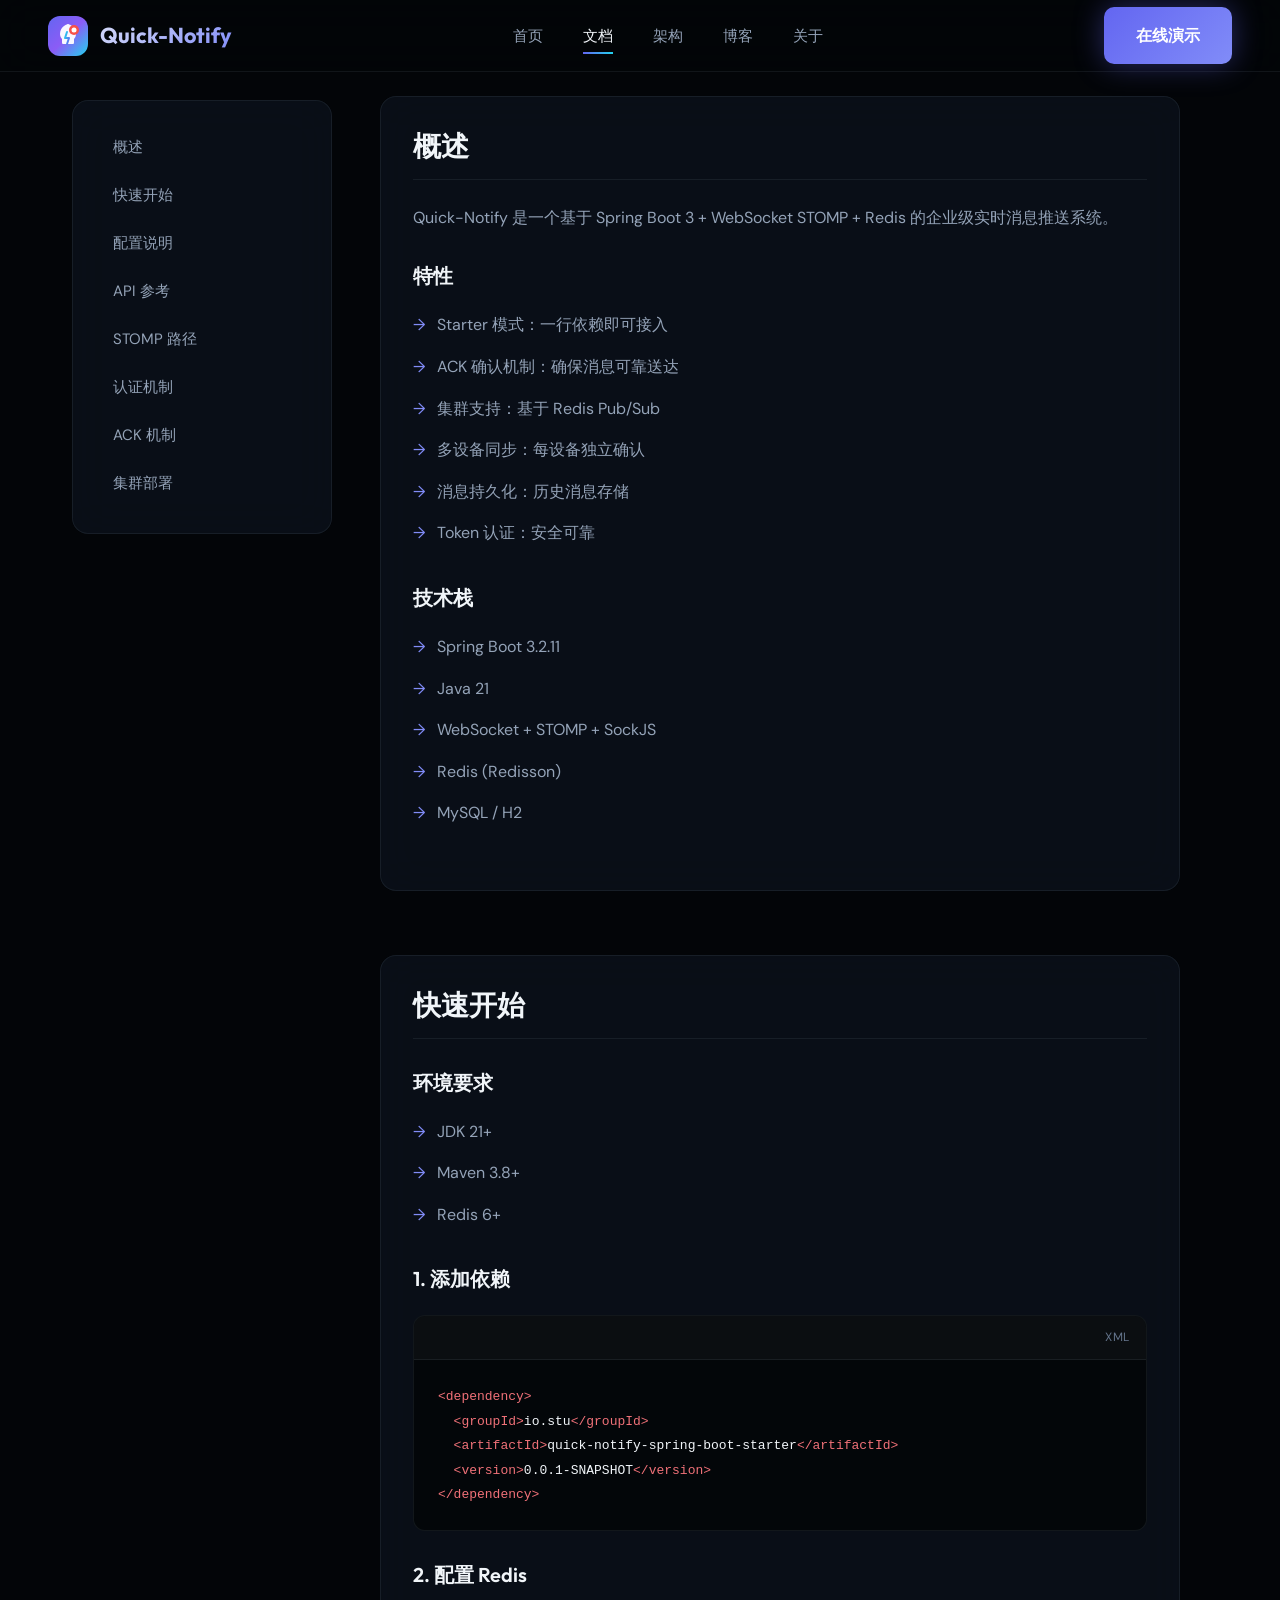
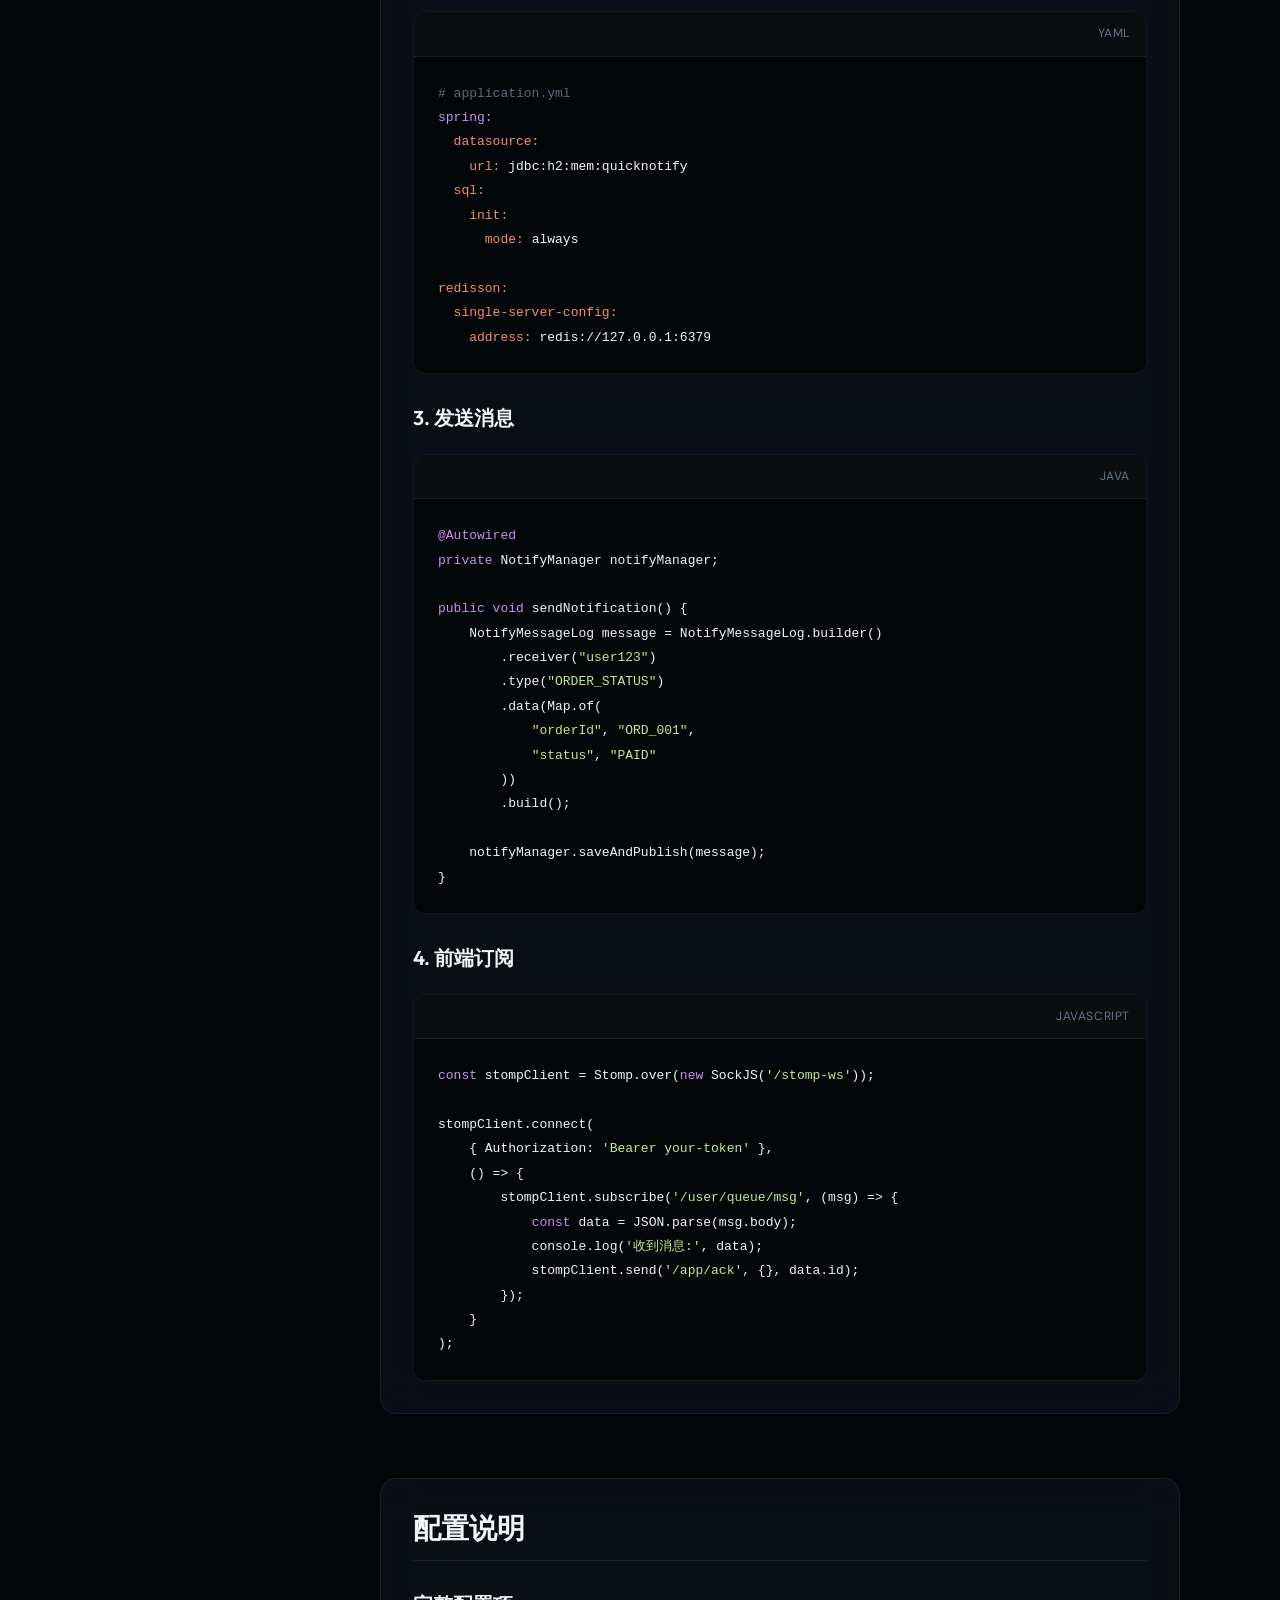
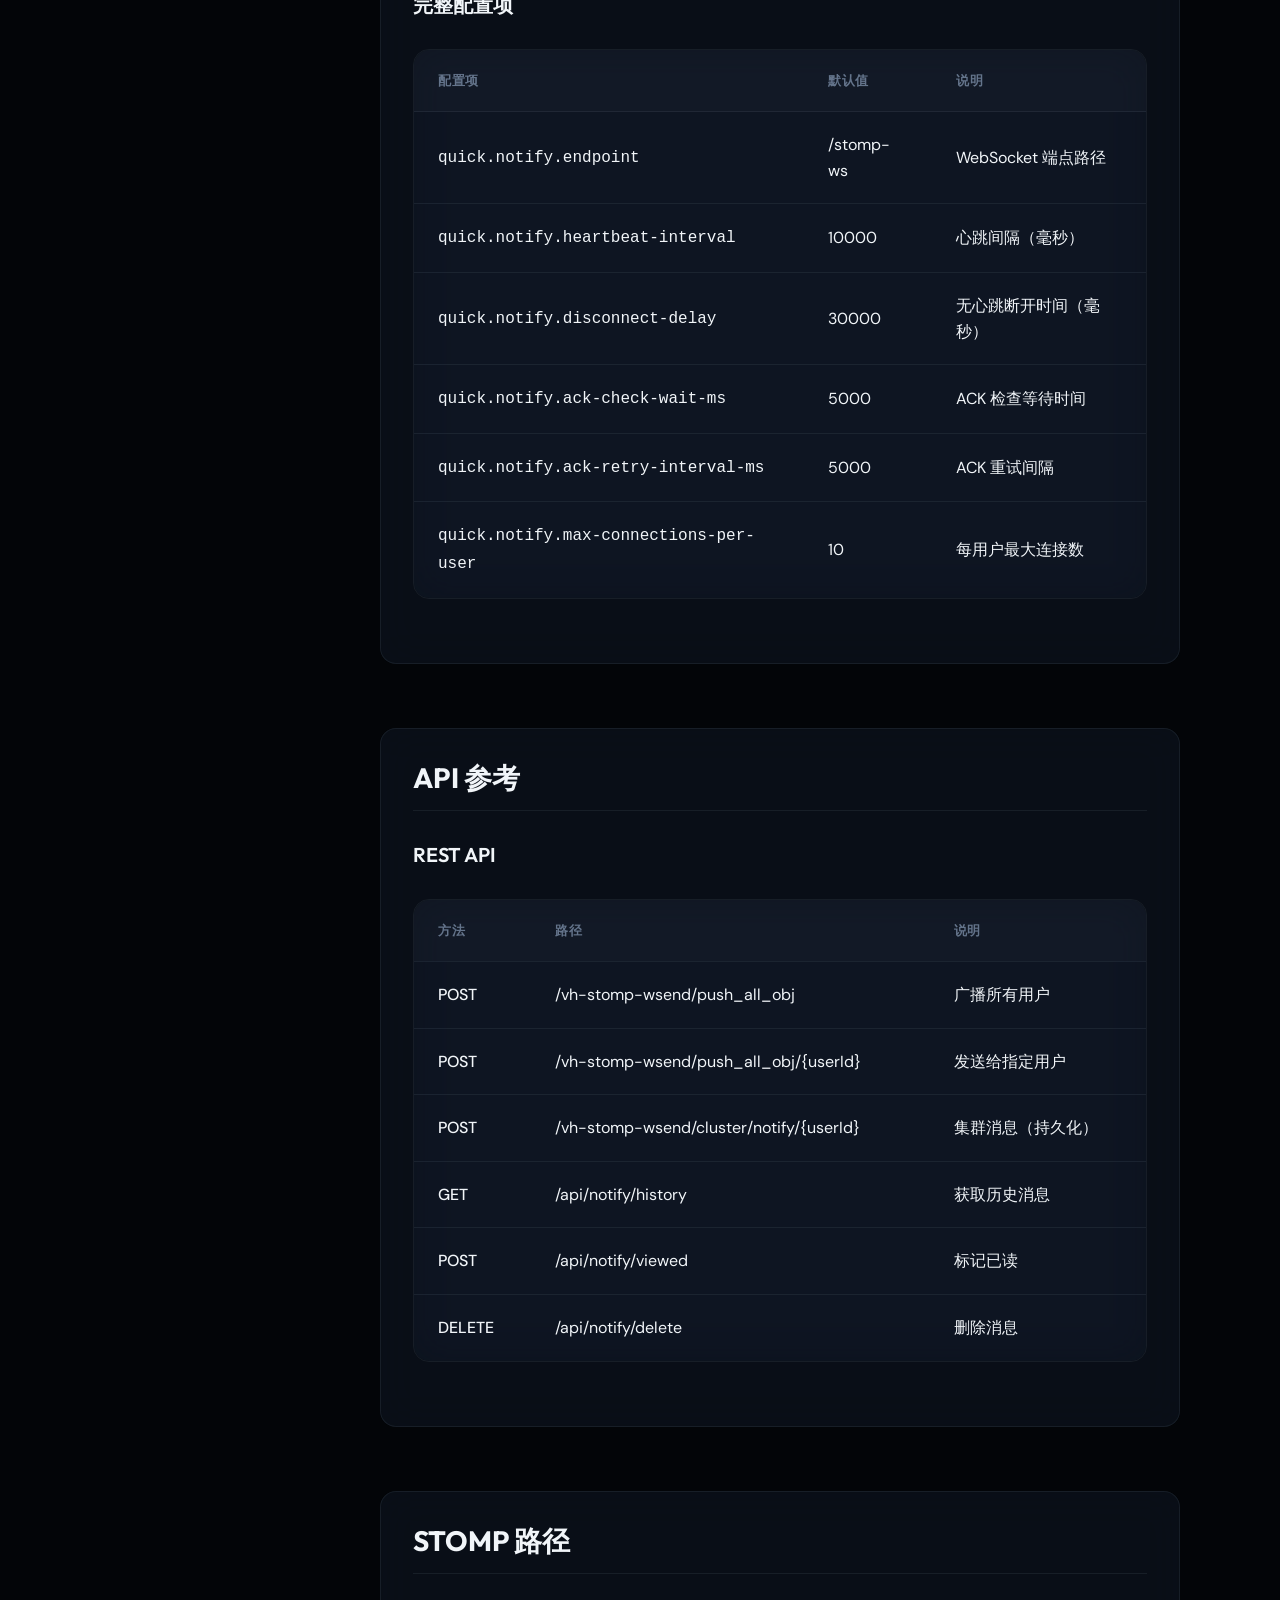
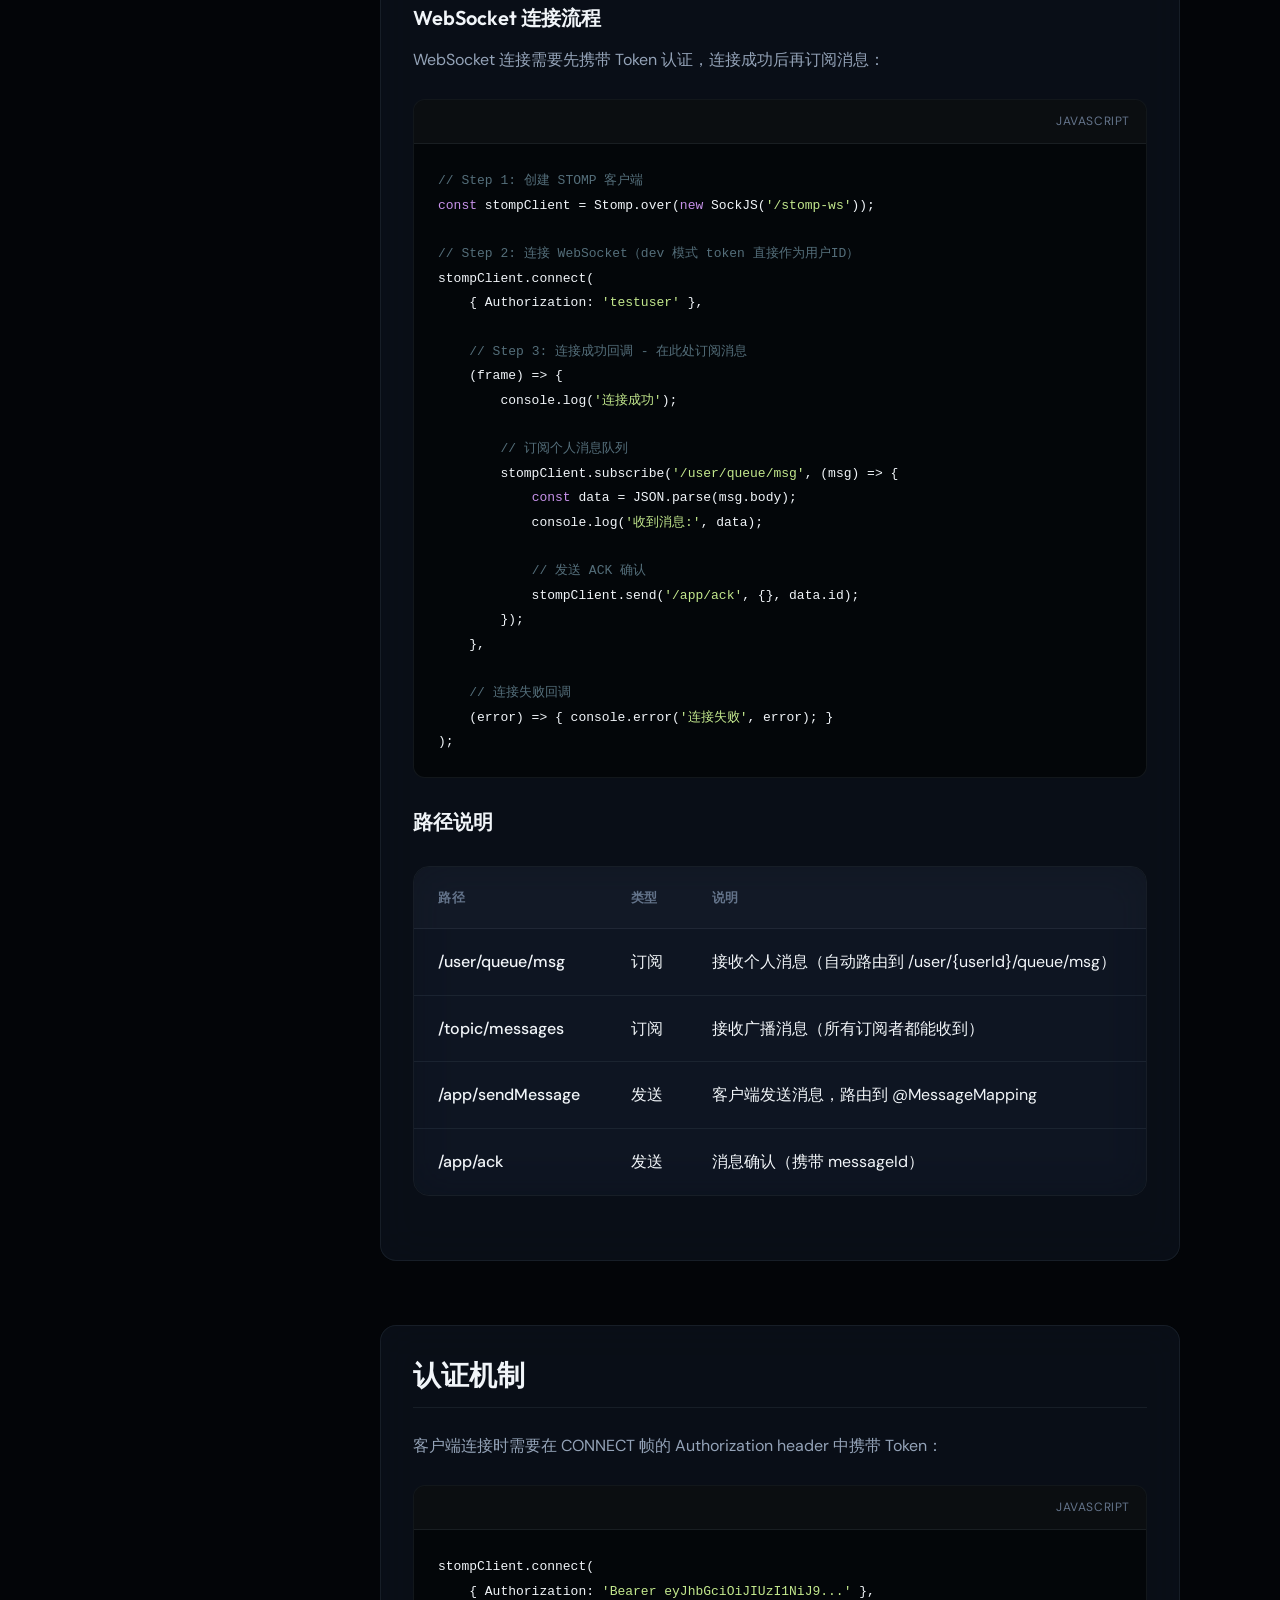
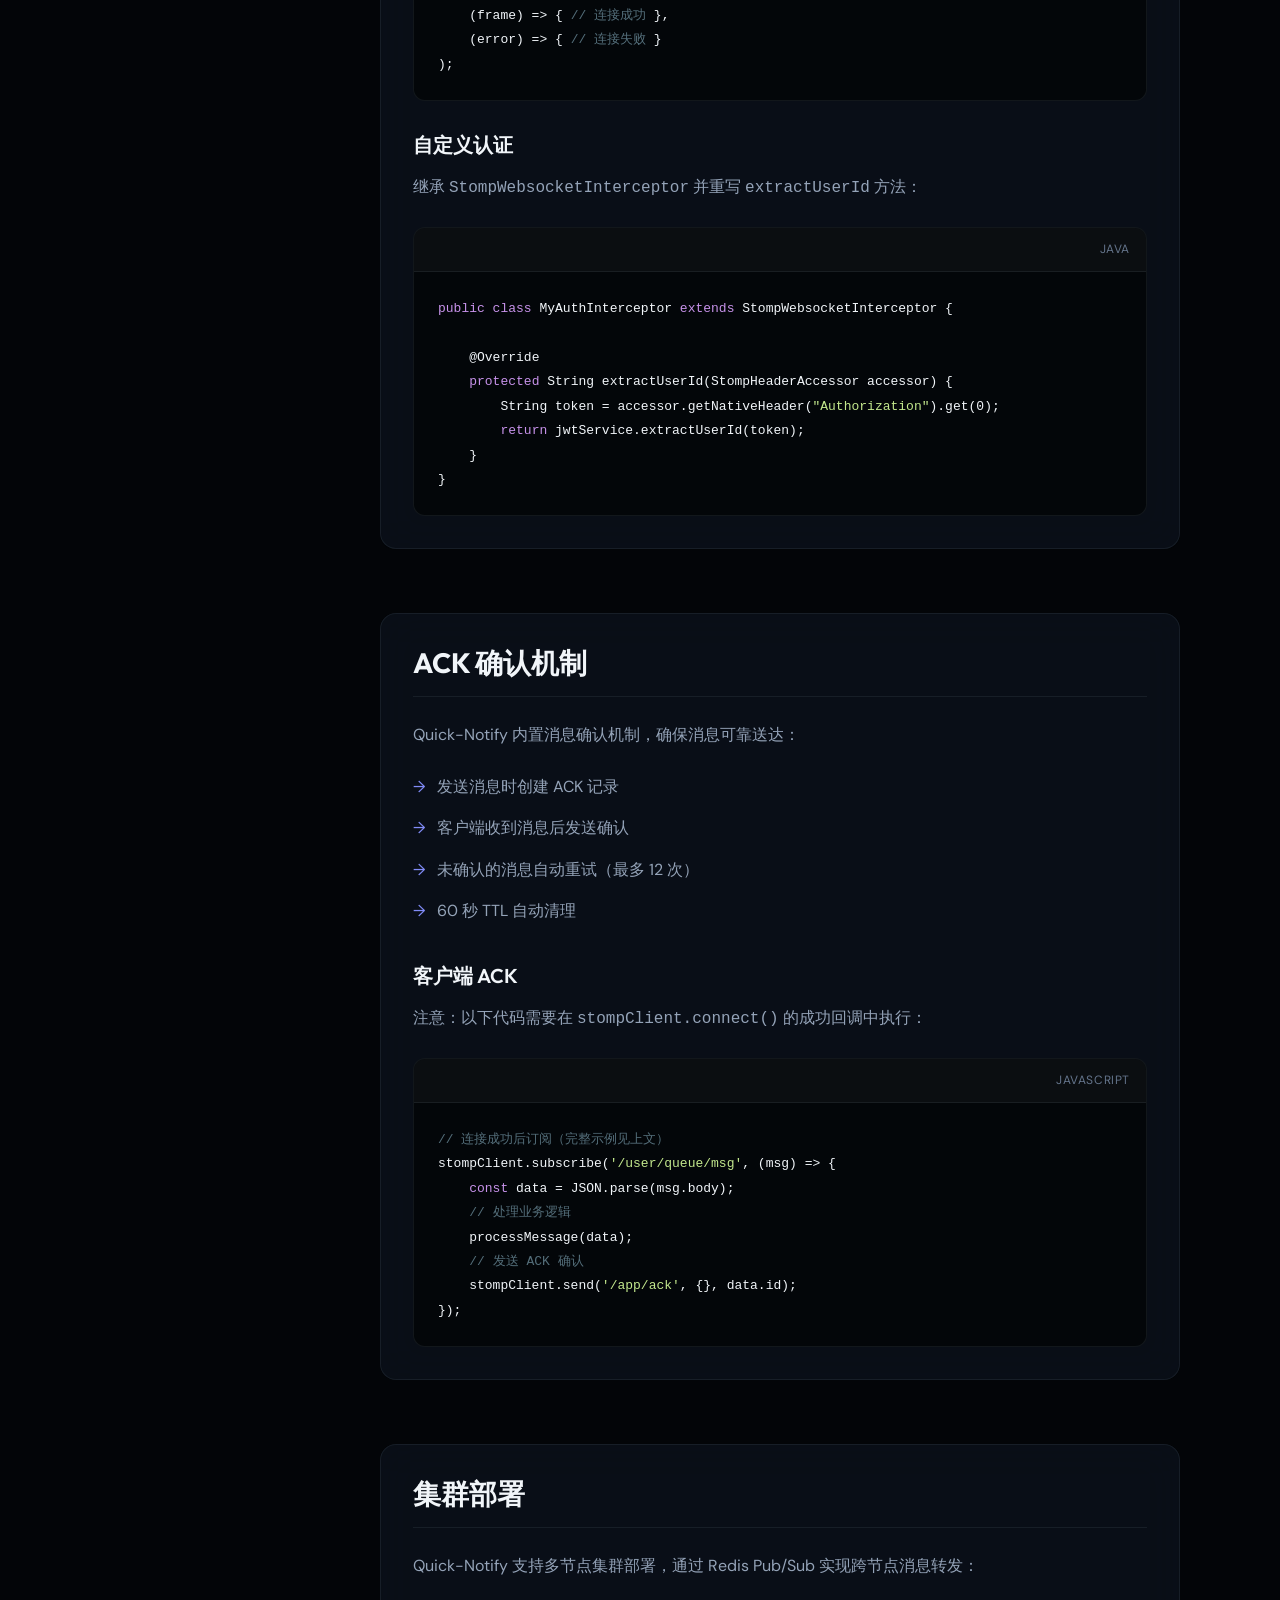
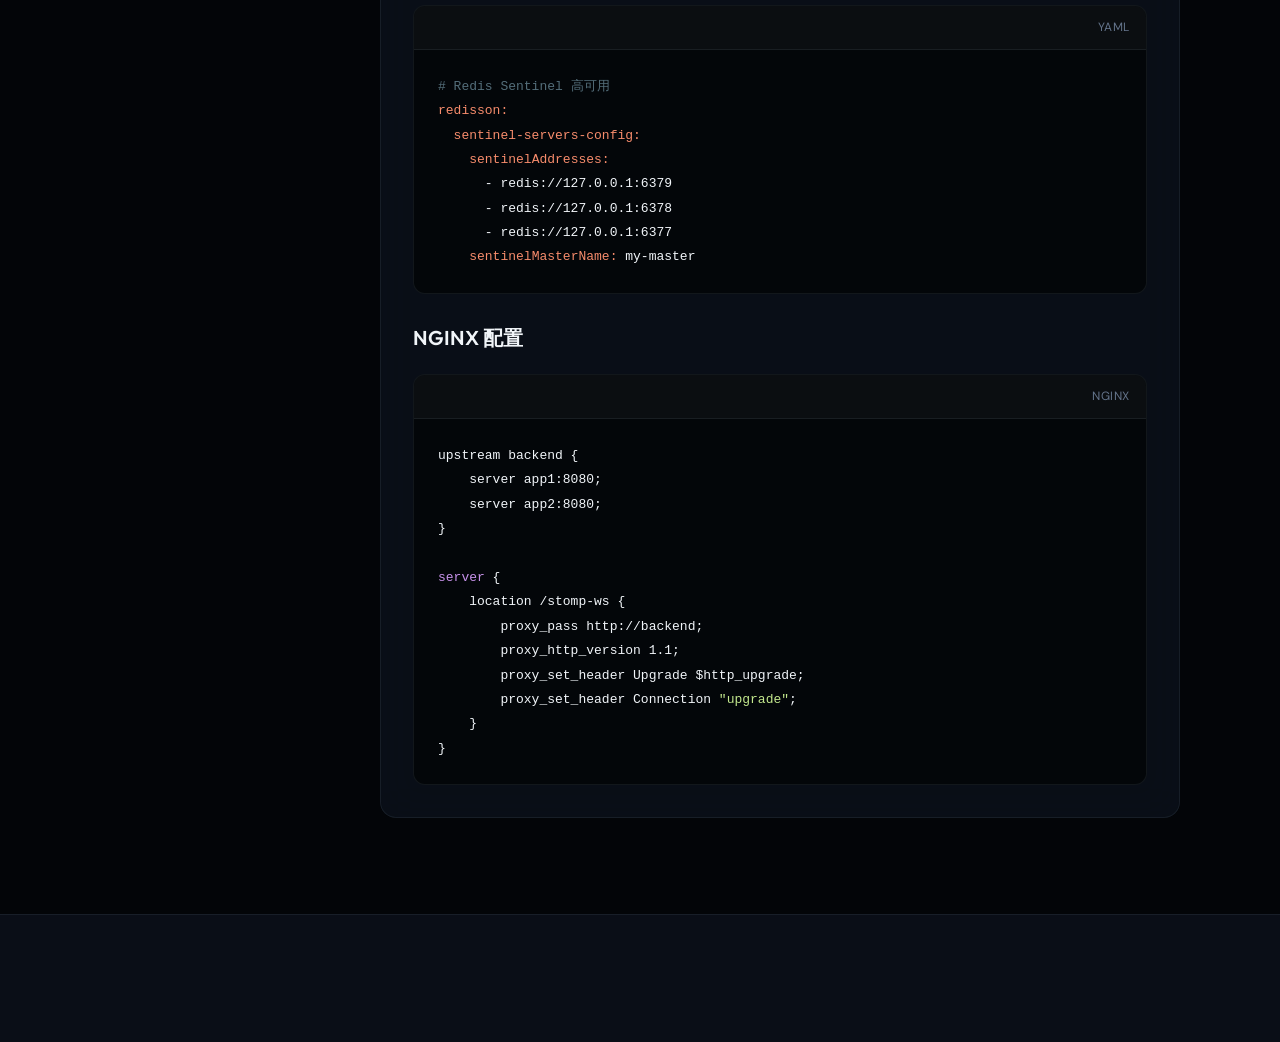
<file: website/docs.html>
<!DOCTYPE html>
<html lang="zh-CN">
<head>
    <meta charset="UTF-8">
    <meta name="viewport" content="width=device-width, initial-scale=1.0">
    <title>文档 - Quick-Notify</title>
    <meta name="description" content="Quick-Notify 完整接入文档，API 参考和配置说明。">
    <link rel="preconnect" href="https://fonts.googleapis.com">
    <link rel="preconnect" href="https://fonts.gstatic.com" crossorigin>
    <link href="https://fonts.googleapis.com/css2?family=Outfit:wght@300;400;500;600;700;800&family=DM+Sans:wght@400;500;600&family=JetBrains+Mono:wght@400;500&display=swap" rel="stylesheet">
    <link rel="stylesheet" href="styles.css">
</head>
<body>
    <!-- Navigation -->
    <nav class="navbar">
        <a href="/" class="nav-brand">
            <svg viewBox="0 0 40 40" fill="none" xmlns="http://www.w3.org/2000/svg">
                <defs>
                    <linearGradient id="logoGrad" x1="0%" y1="0%" x2="100%" y2="100%">
                        <stop offset="0%" stop-color="#6366f1"/>
                        <stop offset="50%" stop-color="#8b5cf6"/>
                        <stop offset="100%" stop-color="#22d3ee"/>
                    </linearGradient>
                    <linearGradient id="logoGrad2" x1="0%" y1="0%" x2="100%" y2="100%">
                        <stop offset="0%" stop-color="#22d3ee"/>
                        <stop offset="100%" stop-color="#6366f1"/>
                    </linearGradient>
                </defs>
                <rect width="40" height="40" rx="12" fill="url(#logoGrad)"/>
                <path d="M20 8C20 8 12 10 12 18C12 20 13 22 14 23V26C14 27 14 28 15 28H25C26 28 26 27 26 26V23C27 22 28 20 28 18C28 10 20 8 20 8Z" fill="white" fill-opacity="0.95"/>
                <circle cx="26" cy="14" r="5" fill="#f85149"/>
                <circle cx="26" cy="14" r="2.5" fill="white"/>
                <path d="M19 16L17 22H21L19 28" stroke="url(#logoGrad2)" stroke-width="2" stroke-linecap="round" stroke-linejoin="round"/>
            </svg>
            Quick-Notify
        </a>
        <ul class="nav-links">
            <li><a href="/">首页</a></li>
            <li><a href="/docs" class="active">文档</a></li>
            <li><a href="/architecture">架构</a></li>
            <li><a href="/blog">博客</a></li>
            <li><a href="/about">关于</a></li>
        </ul>
        <a href="/demo" class="btn btn-primary nav-cta">在线演示</a>
    </nav>

    <div style="height: 64px;"></div>

    <!-- Docs Layout -->
    <div class="docs-layout">
        <!-- Sidebar -->
        <aside class="docs-sidebar">
            <ul class="docs-nav">
                <li><a href="#overview">概述</a></li>
                <li><a href="#quick-start">快速开始</a></li>
                <li><a href="#configuration">配置说明</a></li>
                <li><a href="#api">API 参考</a></li>
                <li><a href="#stomp-paths">STOMP 路径</a></li>
                <li><a href="#authentication">认证机制</a></li>
                <li><a href="#ack">ACK 机制</a></li>
                <li><a href="#cluster">集群部署</a></li>
            </ul>
        </aside>

        <!-- Content -->
        <main class="docs-content">
            <section id="overview" class="docs-section">
                <h2>概述</h2>
                <p>Quick-Notify 是一个基于 Spring Boot 3 + WebSocket STOMP + Redis 的企业级实时消息推送系统。</p>

                <h3>特性</h3>
                <ul>
                    <li>Starter 模式：一行依赖即可接入</li>
                    <li>ACK 确认机制：确保消息可靠送达</li>
                    <li>集群支持：基于 Redis Pub/Sub</li>
                    <li>多设备同步：每设备独立确认</li>
                    <li>消息持久化：历史消息存储</li>
                    <li>Token 认证：安全可靠</li>
                </ul>

                <h3>技术栈</h3>
                <ul>
                    <li>Spring Boot 3.2.11</li>
                    <li>Java 21</li>
                    <li>WebSocket + STOMP + SockJS</li>
                    <li>Redis (Redisson)</li>
                    <li>MySQL / H2</li>
                </ul>
            </section>

            <section id="quick-start" class="docs-section">
                <h2>快速开始</h2>

                <h3>环境要求</h3>
                <ul>
                    <li>JDK 21+</li>
                    <li>Maven 3.8+</li>
                    <li>Redis 6+</li>
                </ul>

                <h3>1. 添加依赖</h3>
                <div class="code-block">
                    <div class="code-header">
                        <span class="code-lang">XML</span>
                    </div>
                    <div class="code-content">
                        <pre><code><span class="tag">&lt;dependency&gt;</span>
  <span class="tag">&lt;groupId&gt;</span>io.stu<span class="tag">&lt;/groupId&gt;</span>
  <span class="tag">&lt;artifactId&gt;</span>quick-notify-spring-boot-starter<span class="tag">&lt;/artifactId&gt;</span>
  <span class="tag">&lt;version&gt;</span>0.0.1-SNAPSHOT<span class="tag">&lt;/version&gt;</span>
<span class="tag">&lt;/dependency&gt;</span></code></pre>
                    </div>
                </div>

                <h3>2. 配置 Redis</h3>
                <div class="code-block">
                    <div class="code-header">
                        <span class="code-lang">YAML</span>
                    </div>
                    <div class="code-content">
                        <pre><code><span class="comment"># application.yml</span>
<span class="keyword">spring:</span>
  <span class="variable">datasource:</span>
    <span class="variable">url:</span> jdbc:h2:mem:quicknotify
  <span class="variable">sql:</span>
    <span class="variable">init:</span>
      <span class="variable">mode:</span> always

<span class="variable">redisson:</span>
  <span class="variable">single-server-config:</span>
    <span class="variable">address:</span> redis://127.0.0.1:6379</code></pre>
                    </div>
                </div>

                <h3>3. 发送消息</h3>
                <div class="code-block">
                    <div class="code-header">
                        <span class="code-lang">Java</span>
                    </div>
                    <div class="code-content">
                        <pre><code><span class="keyword">@Autowired</span>
<span class="keyword">private</span> NotifyManager notifyManager;

<span class="keyword">public void</span> sendNotification() {
    NotifyMessageLog message = NotifyMessageLog.builder()
        .receiver(<span class="string">"user123"</span>)
        .type(<span class="string">"ORDER_STATUS"</span>)
        .data(Map.of(
            <span class="string">"orderId"</span>, <span class="string">"ORD_001"</span>,
            <span class="string">"status"</span>, <span class="string">"PAID"</span>
        ))
        .build();

    notifyManager.saveAndPublish(message);
}</code></pre>
                    </div>
                </div>

                <h3>4. 前端订阅</h3>
                <div class="code-block">
                    <div class="code-header">
                        <span class="code-lang">JavaScript</span>
                    </div>
                    <div class="code-content">
                        <pre><code><span class="keyword">const</span> stompClient = Stomp.over(<span class="keyword">new</span> SockJS(<span class="string">'/stomp-ws'</span>));

stompClient.connect(
    { Authorization: <span class="string">'Bearer your-token'</span> },
    () => {
        stompClient.subscribe(<span class="string">'/user/queue/msg'</span>, (msg) => {
            <span class="keyword">const</span> data = JSON.parse(msg.body);
            console.log(<span class="string">'收到消息:'</span>, data);
            stompClient.send(<span class="string">'/app/ack'</span>, {}, data.id);
        });
    }
);</code></pre>
                    </div>
                </div>
            </section>

            <section id="configuration" class="docs-section">
                <h2>配置说明</h2>

                <h3>完整配置项</h3>
                <div class="table-wrapper">
                    <table>
                        <thead>
                            <tr>
                                <th>配置项</th>
                                <th>默认值</th>
                                <th>说明</th>
                            </tr>
                        </thead>
                        <tbody>
                            <tr>
                                <td><code>quick.notify.endpoint</code></td>
                                <td>/stomp-ws</td>
                                <td>WebSocket 端点路径</td>
                            </tr>
                            <tr>
                                <td><code>quick.notify.heartbeat-interval</code></td>
                                <td>10000</td>
                                <td>心跳间隔（毫秒）</td>
                            </tr>
                            <tr>
                                <td><code>quick.notify.disconnect-delay</code></td>
                                <td>30000</td>
                                <td>无心跳断开时间（毫秒）</td>
                            </tr>
                            <tr>
                                <td><code>quick.notify.ack-check-wait-ms</code></td>
                                <td>5000</td>
                                <td>ACK 检查等待时间</td>
                            </tr>
                            <tr>
                                <td><code>quick.notify.ack-retry-interval-ms</code></td>
                                <td>5000</td>
                                <td>ACK 重试间隔</td>
                            </tr>
                            <tr>
                                <td><code>quick.notify.max-connections-per-user</code></td>
                                <td>10</td>
                                <td>每用户最大连接数</td>
                            </tr>
                        </tbody>
                    </table>
                </div>
            </section>

            <section id="api" class="docs-section">
                <h2>API 参考</h2>

                <h3>REST API</h3>
                <div class="table-wrapper">
                    <table>
                        <thead>
                            <tr>
                                <th>方法</th>
                                <th>路径</th>
                                <th>说明</th>
                            </tr>
                        </thead>
                        <tbody>
                            <tr>
                                <td>POST</td>
                                <td>/vh-stomp-wsend/push_all_obj</td>
                                <td>广播所有用户</td>
                            </tr>
                            <tr>
                                <td>POST</td>
                                <td>/vh-stomp-wsend/push_all_obj/{userId}</td>
                                <td>发送给指定用户</td>
                            </tr>
                            <tr>
                                <td>POST</td>
                                <td>/vh-stomp-wsend/cluster/notify/{userId}</td>
                                <td>集群消息（持久化）</td>
                            </tr>
                            <tr>
                                <td>GET</td>
                                <td>/api/notify/history</td>
                                <td>获取历史消息</td>
                            </tr>
                            <tr>
                                <td>POST</td>
                                <td>/api/notify/viewed</td>
                                <td>标记已读</td>
                            </tr>
                            <tr>
                                <td>DELETE</td>
                                <td>/api/notify/delete</td>
                                <td>删除消息</td>
                            </tr>
                        </tbody>
                    </table>
                </div>
            </section>

            <section id="stomp-paths" class="docs-section">
                <h2>STOMP 路径</h2>

                <h3>WebSocket 连接流程</h3>
                <p>WebSocket 连接需要先携带 Token 认证，连接成功后再订阅消息：</p>

                <div class="code-block">
                    <div class="code-header">
                        <span class="code-lang">JavaScript</span>
                    </div>
                    <div class="code-content">
                        <pre><code><span class="comment">// Step 1: 创建 STOMP 客户端</span>
<span class="keyword">const</span> stompClient = Stomp.over(<span class="keyword">new</span> SockJS(<span class="string">'/stomp-ws'</span>));

<span class="comment">// Step 2: 连接 WebSocket（dev 模式 token 直接作为用户ID）</span>
stompClient.connect(
    { Authorization: <span class="string">'testuser'</span> },

    <span class="comment">// Step 3: 连接成功回调 - 在此处订阅消息</span>
    (frame) => {
        console.log(<span class="string">'连接成功'</span>);

        <span class="comment">// 订阅个人消息队列</span>
        stompClient.subscribe(<span class="string">'/user/queue/msg'</span>, (msg) => {
            <span class="keyword">const</span> data = JSON.parse(msg.body);
            console.log(<span class="string">'收到消息:'</span>, data);

            <span class="comment">// 发送 ACK 确认</span>
            stompClient.send(<span class="string">'/app/ack'</span>, {}, data.id);
        });
    },

    <span class="comment">// 连接失败回调</span>
    (error) => { console.error(<span class="string">'连接失败'</span>, error); }
);</code></pre>
                    </div>
                </div>

                <h3>路径说明</h3>
                <div class="table-wrapper">
                    <table>
                        <thead>
                            <tr>
                                <th>路径</th>
                                <th>类型</th>
                                <th>说明</th>
                            </tr>
                        </thead>
                        <tbody>
                            <tr>
                                <td>/user/queue/msg</td>
                                <td>订阅</td>
                                <td>接收个人消息（自动路由到 /user/{userId}/queue/msg）</td>
                            </tr>
                            <tr>
                                <td>/topic/messages</td>
                                <td>订阅</td>
                                <td>接收广播消息（所有订阅者都能收到）</td>
                            </tr>
                            <tr>
                                <td>/app/sendMessage</td>
                                <td>发送</td>
                                <td>客户端发送消息，路由到 @MessageMapping</td>
                            </tr>
                            <tr>
                                <td>/app/ack</td>
                                <td>发送</td>
                                <td>消息确认（携带 messageId）</td>
                            </tr>
                        </tbody>
                    </table>
                </div>
            </section>

            <section id="authentication" class="docs-section">
                <h2>认证机制</h2>

                <p>客户端连接时需要在 CONNECT 帧的 Authorization header 中携带 Token：</p>

                <div class="code-block">
                    <div class="code-header">
                        <span class="code-lang">JavaScript</span>
                    </div>
                    <div class="code-content">
                        <pre><code>stompClient.connect(
    { Authorization: <span class="string">'Bearer eyJhbGciOiJIUzI1NiJ9...'</span> },
    (frame) => { <span class="comment">// 连接成功</span> },
    (error) => { <span class="comment">// 连接失败</span> }
);</code></pre>
                    </div>
                </div>

                <h3>自定义认证</h3>
                <p>继承 <code>StompWebsocketInterceptor</code> 并重写 <code>extractUserId</code> 方法：</p>

                <div class="code-block">
                    <div class="code-header">
                        <span class="code-lang">Java</span>
                    </div>
                    <div class="code-content">
                        <pre><code><span class="keyword">public class</span> MyAuthInterceptor <span class="keyword">extends</span> StompWebsocketInterceptor {

    <span class="annotation">@Override</span>
    <span class="keyword">protected</span> String extractUserId(StompHeaderAccessor accessor) {
        String token = accessor.getNativeHeader(<span class="string">"Authorization"</span>).get(<span class="number">0</span>);
        <span class="keyword">return</span> jwtService.extractUserId(token);
    }
}</code></pre>
                    </div>
                </div>
            </section>

            <section id="ack" class="docs-section">
                <h2>ACK 确认机制</h2>

                <p>Quick-Notify 内置消息确认机制，确保消息可靠送达：</p>

                <ul>
                    <li>发送消息时创建 ACK 记录</li>
                    <li>客户端收到消息后发送确认</li>
                    <li>未确认的消息自动重试（最多 12 次）</li>
                    <li>60 秒 TTL 自动清理</li>
                </ul>

                <h3>客户端 ACK</h3>
                <p>注意：以下代码需要在 <code>stompClient.connect()</code> 的成功回调中执行：</p>
                <div class="code-block">
                    <div class="code-header">
                        <span class="code-lang">JavaScript</span>
                    </div>
                    <div class="code-content">
                        <pre><code><span class="comment">// 连接成功后订阅（完整示例见上文）</span>
stompClient.subscribe(<span class="string">'/user/queue/msg'</span>, (msg) => {
    <span class="keyword">const</span> data = JSON.parse(msg.body);
    <span class="comment">// 处理业务逻辑</span>
    processMessage(data);
    <span class="comment">// 发送 ACK 确认</span>
    stompClient.send(<span class="string">'/app/ack'</span>, {}, data.id);
});</code></pre>
                    </div>
                </div>
            </section>

            <section id="cluster" class="docs-section">
                <h2>集群部署</h2>

                <p>Quick-Notify 支持多节点集群部署，通过 Redis Pub/Sub 实现跨节点消息转发：</p>

                <div class="code-block">
                    <div class="code-header">
                        <span class="code-lang">YAML</span>
                    </div>
                    <div class="code-content">
                        <pre><code><span class="comment"># Redis Sentinel 高可用</span>
<span class="variable">redisson:</span>
  <span class="variable">sentinel-servers-config:</span>
    <span class="variable">sentinelAddresses:</span>
      - redis://127.0.0.1:6379
      - redis://127.0.0.1:6378
      - redis://127.0.0.1:6377
    <span class="variable">sentinelMasterName:</span> my-master</code></pre>
                    </div>
                </div>

                <h3>NGINX 配置</h3>
                <div class="code-block">
                    <div class="code-header">
                        <span class="code-lang">Nginx</span>
                    </div>
                    <div class="code-content">
                        <pre><code>upstream backend {
    server app1:8080;
    server app2:8080;
}

<span class="keyword">server</span> {
    location /stomp-ws {
        proxy_pass http://backend;
        proxy_http_version 1.1;
        proxy_set_header Upgrade $http_upgrade;
        proxy_set_header Connection <span class="string">"upgrade"</span>;
    }
}</code></pre>
                    </div>
                </div>
            </section>
        </main>
    </div>

    <!-- Footer -->
    <footer class="footer">
        <div class="footer-bottom">
            <p>© 2024 Quick-Notify. MIT License.</p>
        </div>
    </footer>
</body>
</html>
</file>
<file: website/styles.css>
/* Quick-Notify - Cosmic Dark Design System */

/* ========== Google Fonts ========== */
@import url('https://fonts.googleapis.com/css2?family=Outfit:wght@300;400;500;600;700;800&family=DM+Sans:wght@400;500;600&display=swap');

/* ========== CSS Variables ========== */
:root {
    --bg-primary: #030508;
    --bg-secondary: #0a0e17;
    --bg-tertiary: #111827;
    --bg-card: rgba(17, 24, 39, 0.6);
    --bg-card-hover: rgba(22, 29, 45, 0.8);
    --accent: #6366f1;
    --accent-light: #818cf8;
    --accent-glow: rgba(99, 102, 241, 0.4);
    --accent-secondary: #22d3ee;
    --text-primary: #f1f5f9;
    --text-secondary: #94a3b8;
    --text-muted: #64748b;
    --border: rgba(148, 163, 184, 0.1);
    --border-hover: rgba(148, 163, 184, 0.2);
    --success: #10b981;
    --error: #ef4444;
    --gradient-start: #6366f1;
    --gradient-end: #22d3ee;
    --glass-bg: rgba(17, 24, 39, 0.5);
    --glass-border: rgba(148, 163, 184, 0.1);
    --code-bg: rgba(3, 5, 8, 0.8);
}

/* ========== Reset & Base ========== */
*, *::before, *::after {
    box-sizing: border-box;
    margin: 0;
    padding: 0;
}

html {
    scroll-behavior: smooth;
    font-size: 16px;
}

body {
    font-family: 'DM Sans', -apple-system, BlinkMacSystemFont, sans-serif;
    background: var(--bg-primary);
    color: var(--text-primary);
    line-height: 1.6;
    overflow-x: hidden;
    -webkit-font-smoothing: antialiased;
}

h1, h2, h3, h4, h5, h6 {
    font-family: 'Outfit', sans-serif;
    font-weight: 700;
    line-height: 1.2;
}

a {
    color: inherit;
    text-decoration: none;
}

/* ========== Animated Background ========== */
.bg-grid {
    position: fixed;
    top: 0;
    left: 0;
    width: 100%;
    height: 100%;
    pointer-events: none;
    z-index: 0;
    opacity: 0.4;
}

.bg-gradient-orb {
    position: fixed;
    border-radius: 50%;
    filter: blur(120px);
    pointer-events: none;
    z-index: 0;
    animation: float 20s ease-in-out infinite;
}

.orb-1 {
    width: 600px;
    height: 600px;
    background: radial-gradient(circle, rgba(99, 102, 241, 0.3) 0%, transparent 70%);
    top: -200px;
    right: -100px;
    animation-delay: 0s;
}

.orb-2 {
    width: 500px;
    height: 500px;
    background: radial-gradient(circle, rgba(34, 211, 238, 0.2) 0%, transparent 70%);
    bottom: -100px;
    left: -150px;
    animation-delay: -7s;
}

.orb-3 {
    width: 400px;
    height: 400px;
    background: radial-gradient(circle, rgba(139, 92, 246, 0.2) 0%, transparent 70%);
    top: 50%;
    left: 50%;
    transform: translate(-50%, -50%);
    animation-delay: -14s;
}

@keyframes float {
    0%, 100% { transform: translate(0, 0) scale(1); }
    25% { transform: translate(30px, -30px) scale(1.05); }
    50% { transform: translate(-20px, 20px) scale(0.95); }
    75% { transform: translate(20px, 30px) scale(1.02); }
}

/* ========== Navigation ========== */
.navbar {
    position: fixed;
    top: 0;
    left: 0;
    right: 0;
    height: 72px;
    display: flex;
    align-items: center;
    justify-content: space-between;
    padding: 0 3rem;
    z-index: 1000;
    background: rgba(3, 5, 8, 0.8);
    backdrop-filter: blur(20px);
    border-bottom: 1px solid var(--border);
    transition: all 0.3s ease;
}

.nav-brand {
    display: flex;
    align-items: center;
    gap: 0.75rem;
    font-family: 'Outfit', sans-serif;
    font-size: 1.35rem;
    font-weight: 700;
    background: linear-gradient(135deg, var(--text-primary), var(--accent-light));
    -webkit-background-clip: text;
    -webkit-text-fill-color: transparent;
    background-clip: text;
}

.nav-brand svg {
    width: 40px;
    height: 40px;
}

.nav-links {
    display: flex;
    gap: 2.5rem;
    list-style: none;
}

.nav-links a {
    font-size: 0.9375rem;
    font-weight: 500;
    color: var(--text-secondary);
    position: relative;
    padding: 0.5rem 0;
    transition: color 0.3s ease;
}

.nav-links a::after {
    content: '';
    position: absolute;
    bottom: 0;
    left: 0;
    width: 0;
    height: 2px;
    background: linear-gradient(90deg, var(--accent), var(--accent-secondary));
    transition: width 0.3s ease;
}

.nav-links a:hover,
.nav-links a.active {
    color: var(--text-primary);
}

.nav-links a:hover::after,
.nav-links a.active::after {
    width: 100%;
}

.nav-cta {
    padding: 0.625rem 1.5rem;
    background: linear-gradient(135deg, var(--accent), var(--accent-light));
    color: white;
    font-family: 'Outfit', sans-serif;
    font-weight: 600;
    font-size: 0.9375rem;
    border-radius: 8px;
    transition: all 0.3s ease;
    box-shadow: 0 0 20px var(--accent-glow);
}

.nav-cta:hover {
    transform: translateY(-2px);
    box-shadow: 0 4px 30px var(--accent-glow);
}

/* ========== Hero Section ========== */
.hero {
    min-height: 100vh;
    display: flex;
    flex-direction: column;
    align-items: center;
    justify-content: center;
    text-align: center;
    padding: 8rem 2rem 6rem;
    position: relative;
    z-index: 1;
}

.hero-badge {
    display: inline-flex;
    align-items: center;
    gap: 0.5rem;
    padding: 0.5rem 1.25rem;
    background: var(--glass-bg);
    border: 1px solid var(--glass-border);
    border-radius: 50px;
    font-size: 0.875rem;
    color: var(--accent-light);
    margin-bottom: 2rem;
    backdrop-filter: blur(10px);
    animation: fadeInUp 0.8s ease forwards;
    opacity: 0;
}

.hero-badge .dot {
    width: 8px;
    height: 8px;
    background: var(--success);
    border-radius: 50%;
    animation: pulse 2s ease-in-out infinite;
}

@keyframes pulse {
    0%, 100% { opacity: 1; transform: scale(1); }
    50% { opacity: 0.5; transform: scale(1.2); }
}

.hero-title {
    font-size: clamp(3rem, 8vw, 5.5rem);
    font-weight: 800;
    letter-spacing: -0.03em;
    margin-bottom: 1.5rem;
    animation: fadeInUp 0.8s ease 0.1s forwards;
    opacity: 0;
}

.hero-title .line {
    display: block;
}

.hero-title .gradient {
    background: linear-gradient(135deg, var(--accent) 0%, var(--accent-secondary) 50%, var(--accent-light) 100%);
    -webkit-background-clip: text;
    -webkit-text-fill-color: transparent;
    background-clip: text;
    background-size: 200% 200%;
    animation: gradientShift 5s ease infinite;
}

@keyframes gradientShift {
    0%, 100% { background-position: 0% 50%; }
    50% { background-position: 100% 50%; }
}

.hero-subtitle {
    font-size: clamp(1.125rem, 2vw, 1.5rem);
    color: var(--text-secondary);
    max-width: 700px;
    margin-bottom: 3rem;
    line-height: 1.7;
    animation: fadeInUp 0.8s ease 0.2s forwards;
    opacity: 0;
}

.hero-buttons {
    display: flex;
    gap: 1rem;
    flex-wrap: wrap;
    justify-content: center;
    animation: fadeInUp 0.8s ease 0.3s forwards;
    opacity: 0;
}

.btn {
    display: inline-flex;
    align-items: center;
    gap: 0.5rem;
    padding: 1rem 2rem;
    border-radius: 10px;
    font-family: 'Outfit', sans-serif;
    font-weight: 600;
    font-size: 1rem;
    transition: all 0.3s cubic-bezier(0.4, 0, 0.2, 1);
    cursor: pointer;
    border: none;
    position: relative;
    overflow: hidden;
}

.btn-primary {
    background: linear-gradient(135deg, var(--accent), var(--accent-light));
    color: white;
    box-shadow: 0 0 30px var(--accent-glow);
}

.btn-primary::before {
    content: '';
    position: absolute;
    top: 0;
    left: -100%;
    width: 100%;
    height: 100%;
    background: linear-gradient(90deg, transparent, rgba(255,255,255,0.2), transparent);
    transition: left 0.5s ease;
}

.btn-primary:hover::before {
    left: 100%;
}

.btn-primary:hover {
    transform: translateY(-3px);
    box-shadow: 0 8px 40px var(--accent-glow);
}

.btn-secondary {
    background: var(--glass-bg);
    color: var(--text-primary);
    border: 1px solid var(--border-hover);
    backdrop-filter: blur(10px);
    position: relative;
}

.btn-secondary:hover {
    background: var(--bg-card-hover);
    border-color: var(--accent);
    transform: translateY(-3px);
}

.hero-stats {
    display: flex;
    gap: 4rem;
    margin-top: 5rem;
    padding-top: 3rem;
    border-top: 1px solid var(--border);
    animation: fadeInUp 0.8s ease 0.4s forwards;
    opacity: 0;
}

.stat {
    text-align: center;
}

.stat-value {
    font-family: 'Outfit', sans-serif;
    font-size: 2.5rem;
    font-weight: 800;
    background: linear-gradient(135deg, var(--text-primary), var(--accent-light));
    -webkit-background-clip: text;
    -webkit-text-fill-color: transparent;
    background-clip: text;
}

.stat-label {
    font-size: 0.9375rem;
    color: var(--text-muted);
    margin-top: 0.25rem;
}

/* ========== Section Base ========== */
.section {
    padding: 8rem 2rem;
    position: relative;
    z-index: 1;
}

.section-header {
    text-align: center;
    max-width: 800px;
    margin: 0 auto 5rem;
}

.section-label {
    display: inline-block;
    font-family: 'Outfit', sans-serif;
    font-size: 0.8125rem;
    font-weight: 600;
    text-transform: uppercase;
    letter-spacing: 0.1em;
    color: var(--accent);
    margin-bottom: 1rem;
}

.section-title {
    font-size: clamp(2rem, 5vw, 3.5rem);
    font-weight: 800;
    margin-bottom: 1rem;
    letter-spacing: -0.02em;
}

.section-subtitle {
    font-size: 1.25rem;
    color: var(--text-secondary);
}

/* ========== Features Grid ========== */
.features-grid {
    display: grid;
    grid-template-columns: repeat(auto-fit, minmax(340px, 1fr));
    gap: 1.5rem;
    max-width: 1200px;
    margin: 0 auto;
}

.feature-card {
    background: var(--glass-bg);
    border: 1px solid var(--glass-border);
    border-radius: 16px;
    padding: 2rem;
    backdrop-filter: blur(20px);
    transition: all 0.4s cubic-bezier(0.4, 0, 0.2, 1);
    position: relative;
    overflow: hidden;
}

.feature-card::before {
    content: '';
    position: absolute;
    top: 0;
    left: 0;
    right: 0;
    height: 1px;
    background: linear-gradient(90deg, transparent, var(--accent), transparent);
    opacity: 0;
    transition: opacity 0.4s ease;
}

.feature-card:hover {
    background: var(--bg-card-hover);
    border-color: rgba(99, 102, 241, 0.3);
    transform: translateY(-8px);
    box-shadow: 0 20px 60px rgba(0, 0, 0, 0.4), 0 0 40px var(--accent-glow);
}

.feature-card:hover::before {
    opacity: 1;
}

.feature-icon {
    width: 56px;
    height: 56px;
    background: linear-gradient(135deg, rgba(99, 102, 241, 0.2), rgba(34, 211, 238, 0.1));
    border: 1px solid rgba(99, 102, 241, 0.3);
    border-radius: 14px;
    display: flex;
    align-items: center;
    justify-content: center;
    margin-bottom: 1.5rem;
}

.feature-icon svg {
    width: 28px;
    height: 28px;
    color: var(--accent-light);
}

.feature-title {
    font-size: 1.25rem;
    font-weight: 700;
    margin-bottom: 0.75rem;
}

.feature-desc {
    color: var(--text-secondary);
    font-size: 0.9375rem;
    line-height: 1.7;
}

/* ========== Quick Start Section ========== */
.quick-start {
    background: linear-gradient(180deg, var(--bg-secondary) 0%, var(--bg-primary) 100%);
}

.quick-start-grid {
    display: grid;
    grid-template-columns: repeat(auto-fit, minmax(300px, 1fr));
    gap: 2rem;
    max-width: 1100px;
    margin: 0 auto;
}

.quick-start-card {
    background: var(--glass-bg);
    border: 1px solid var(--glass-border);
    border-radius: 20px;
    padding: 2.5rem;
    backdrop-filter: blur(20px);
    transition: all 0.4s ease;
}

.quick-start-card:hover {
    border-color: rgba(99, 102, 241, 0.4);
    transform: translateY(-4px);
}

.step-number {
    display: inline-flex;
    align-items: center;
    justify-content: center;
    width: 32px;
    height: 32px;
    background: linear-gradient(135deg, var(--accent), var(--accent-light));
    border-radius: 8px;
    font-family: 'Outfit', sans-serif;
    font-weight: 700;
    font-size: 0.875rem;
    margin-bottom: 1.25rem;
}

/* ========== Code Block ========== */
.code-block {
    background: rgba(3, 5, 8, 0.8);
    border: 1px solid var(--border);
    border-radius: 12px;
    overflow: hidden;
    margin-top: 1.5rem;
}

.code-header {
    display: flex;
    align-items: center;
    padding: 0.75rem 1rem;
    background: rgba(255, 255, 255, 0.03);
    border-bottom: 1px solid var(--border);
}

.code-dots {
    display: flex;
    gap: 6px;
}

.code-dots span {
    width: 12px;
    height: 12px;
    border-radius: 50%;
}

.code-dots span:nth-child(1) { background: #ef4444; }
.code-dots span:nth-child(2) { background: #f59e0b; }
.code-dots span:nth-child(3) { background: #22c55e; }

.code-lang {
    margin-left: auto;
    font-size: 0.75rem;
    color: var(--text-muted);
    text-transform: uppercase;
    letter-spacing: 0.05em;
}

.code-content {
    padding: 1.5rem;
    overflow-x: auto;
}

.code-content pre {
    margin: 0;
    font-family: 'JetBrains Mono', 'Fira Code', monospace;
    font-size: 0.8125rem;
    line-height: 1.8;
}

.code-content code {
    color: var(--text-primary);
}

.code-content .keyword { color: #c792ea; }
.code-content .string { color: #c3e88d; }
.code-content .comment { color: #546e7a; }
.code-content .function { color: #82aaff; }
.code-content .variable { color: #f78c6c; }
.code-content .tag { color: #f07178; }

/* ========== Architecture Section ========== */
.arch-diagram {
    background: var(--glass-bg);
    border: 1px solid var(--glass-border);
    border-radius: 20px;
    padding: 2rem;
    margin: 3rem auto;
    max-width: 1000px;
    backdrop-filter: blur(20px);
    overflow: hidden;
}

.arch-diagram svg {
    width: 100%;
    display: block;
}

/* ========== Comparison Table ========== */
.table-wrapper {
    overflow-x: auto;
    margin: 2rem 0;
    border-radius: 16px;
    border: 1px solid var(--border);
}

table {
    width: 100%;
    border-collapse: collapse;
    background: var(--glass-bg);
    backdrop-filter: blur(20px);
}

th, td {
    padding: 1.25rem 1.5rem;
    text-align: left;
    border-bottom: 1px solid var(--border);
}

th {
    font-family: 'Outfit', sans-serif;
    font-weight: 600;
    font-size: 0.8125rem;
    text-transform: uppercase;
    letter-spacing: 0.05em;
    color: var(--text-muted);
    background: rgba(255, 255, 255, 0.02);
}

tr:last-child td {
    border-bottom: none;
}

tr:hover td {
    background: rgba(99, 102, 241, 0.05);
}

td:first-child {
    font-weight: 500;
}

.check { color: var(--success); }
.warning { color: var(--warning); }
.cross { color: var(--error); }

/* ========== CTA Section ========== */
.cta-section {
    text-align: center;
    padding: 10rem 2rem;
    position: relative;
}

.cta-section::before {
    content: '';
    position: absolute;
    top: 50%;
    left: 50%;
    transform: translate(-50%, -50%);
    width: 800px;
    height: 800px;
    background: radial-gradient(circle, rgba(99, 102, 241, 0.15) 0%, transparent 60%);
    pointer-events: none;
}

.cta-title {
    font-size: clamp(2.5rem, 6vw, 4rem);
    font-weight: 800;
    margin-bottom: 1.5rem;
    letter-spacing: -0.02em;
}

.cta-subtitle {
    font-size: 1.25rem;
    color: var(--text-secondary);
    margin-bottom: 3rem;
}

/* ========== Footer ========== */
.footer {
    background: var(--bg-secondary);
    border-top: 1px solid var(--border);
    padding: 5rem 2rem 3rem;
    position: relative;
    z-index: 1;
}

.footer-content {
    max-width: 1200px;
    margin: 0 auto;
    display: grid;
    grid-template-columns: 2fr repeat(3, 1fr);
    gap: 4rem;
}

.footer-brand p {
    color: var(--text-secondary);
    margin-top: 1.25rem;
    font-size: 0.9375rem;
    line-height: 1.7;
    max-width: 300px;
}

.footer-links h4 {
    font-family: 'Outfit', sans-serif;
    font-size: 0.8125rem;
    font-weight: 600;
    text-transform: uppercase;
    letter-spacing: 0.1em;
    color: var(--text-muted);
    margin-bottom: 1.25rem;
}

.footer-links ul {
    list-style: none;
}

.footer-links li {
    margin-bottom: 0.75rem;
}

.footer-links a {
    color: var(--text-secondary);
    font-size: 0.9375rem;
    transition: color 0.3s ease;
}

.footer-links a:hover {
    color: var(--accent-light);
}

.footer-bottom {
    max-width: 1200px;
    margin: 4rem auto 0;
    padding-top: 2rem;
    border-top: 1px solid var(--border);
    text-align: center;
    color: var(--text-muted);
    font-size: 0.875rem;
}

/* ========== Scroll Animations ========== */
.reveal {
    opacity: 0;
    transform: translateY(40px);
    transition: all 0.8s cubic-bezier(0.4, 0, 0.2, 1);
}

.reveal.active {
    opacity: 1;
    transform: translateY(0);
}

/* Stagger children */
.stagger-children > * {
    opacity: 0;
    transform: translateY(30px);
    transition: all 0.6s cubic-bezier(0.4, 0, 0.2, 1);
}

.stagger-children.active > *:nth-child(1) { transition-delay: 0s; opacity: 1; transform: translateY(0); }
.stagger-children.active > *:nth-child(2) { transition-delay: 0.1s; opacity: 1; transform: translateY(0); }
.stagger-children.active > *:nth-child(3) { transition-delay: 0.2s; opacity: 1; transform: translateY(0); }
.stagger-children.active > *:nth-child(4) { transition-delay: 0.3s; opacity: 1; transform: translateY(0); }
.stagger-children.active > *:nth-child(5) { transition-delay: 0.4s; opacity: 1; transform: translateY(0); }
.stagger-children.active > *:nth-child(6) { transition-delay: 0.5s; opacity: 1; transform: translateY(0); }

@keyframes fadeInUp {
    from {
        opacity: 0;
        transform: translateY(30px);
    }
    to {
        opacity: 1;
        transform: translateY(0);
    }
}

/* ========== Responsive ========== */
@media (max-width: 1024px) {
    .footer-content {
        grid-template-columns: 1fr 1fr;
        gap: 3rem;
    }
}

@media (max-width: 768px) {
    .navbar {
        padding: 0 1.5rem;
    }

    .nav-links {
        display: none;
    }

    .hero-stats {
        flex-direction: column;
        gap: 2rem;
    }

    .features-grid {
        grid-template-columns: 1fr;
    }

    .footer-content {
        grid-template-columns: 1fr;
        gap: 2rem;
    }

    .section {
        padding: 5rem 1.5rem;
    }
}

/* ========== Utility ========== */
.container {
    max-width: 1200px;
    margin: 0 auto;
    padding: 0 2rem;
}

.text-gradient {
    background: linear-gradient(135deg, var(--accent), var(--accent-secondary));
    -webkit-background-clip: text;
    -webkit-text-fill-color: transparent;
    background-clip: text;
}

/* ========== Docs Page Styles ========== */
.docs-layout {
    display: grid;
    grid-template-columns: 260px 1fr;
    gap: 3rem;
    max-width: 1200px;
    margin: 0 auto;
    padding: 2rem;
}

.docs-sidebar {
    position: sticky;
    top: 100px;
    height: fit-content;
    padding: 1.5rem;
    background: var(--glass-bg);
    border: 1px solid var(--glass-border);
    border-radius: 16px;
    backdrop-filter: blur(20px);
}

.docs-nav {
    list-style: none;
}

.docs-nav li {
    margin-bottom: 0.25rem;
}

.docs-nav a {
    display: block;
    padding: 0.625rem 1rem;
    color: var(--text-secondary);
    font-size: 0.9375rem;
    border-radius: 8px;
    transition: all 0.3s ease;
}

.docs-nav a:hover {
    background: rgba(99, 102, 241, 0.1);
    color: var(--text-primary);
}

.docs-nav a.active {
    background: linear-gradient(135deg, rgba(99, 102, 241, 0.2), rgba(34, 211, 238, 0.1));
    color: var(--accent-light);
    border-left: 3px solid var(--accent);
}

.docs-content {
    max-width: 800px;
}

.docs-section {
    margin-bottom: 4rem;
    padding: 2rem;
    background: var(--glass-bg);
    border: 1px solid var(--glass-border);
    border-radius: 16px;
    backdrop-filter: blur(20px);
}

.docs-section h2 {
    font-family: 'Outfit', sans-serif;
    font-size: 1.75rem;
    font-weight: 700;
    margin-bottom: 1.5rem;
    padding-bottom: 1rem;
    border-bottom: 1px solid var(--border);
    color: var(--text-primary);
}

.docs-section h3 {
    font-family: 'Outfit', sans-serif;
    font-size: 1.25rem;
    font-weight: 600;
    margin: 2rem 0 1rem;
    color: var(--text-primary);
}

.docs-section p {
    color: var(--text-secondary);
    margin-bottom: 1rem;
    line-height: 1.8;
}

.docs-section ul {
    list-style: none;
    margin-bottom: 1.5rem;
}

.docs-section ul li {
    padding: 0.5rem 0;
    padding-left: 1.5rem;
    position: relative;
    color: var(--text-secondary);
}

.docs-section ul li::before {
    content: '→';
    position: absolute;
    left: 0;
    color: var(--accent-light);
}

/* ========== Demo Page Styles ========== */
.demo-container {
    max-width: 1000px;
    margin: 0 auto;
    padding: 2rem;
    position: relative;
    z-index: 1;
}

.demo-panel {
    background: var(--glass-bg);
    border: 1px solid var(--glass-border);
    border-radius: 16px;
    overflow: hidden;
    margin-bottom: 2rem;
    backdrop-filter: blur(20px);
}

.demo-header {
    display: flex;
    align-items: center;
    justify-content: space-between;
    padding: 1rem 1.5rem;
    background: rgba(255, 255, 255, 0.03);
    border-bottom: 1px solid var(--border);
}

.demo-title {
    font-family: 'Outfit', sans-serif;
    font-weight: 600;
}

.demo-body {
    padding: 1.5rem;
}

.demo-controls {
    display: flex;
    gap: 1rem;
    flex-wrap: wrap;
    margin-bottom: 1.5rem;
}

.demo-controls input {
    flex: 1;
    min-width: 200px;
    padding: 0.875rem 1rem;
    background: rgba(3, 5, 8, 0.8);
    border: 1px solid var(--border);
    border-radius: 8px;
    color: var(--text-primary);
    font-size: 0.9375rem;
    font-family: 'DM Sans', sans-serif;
}

.demo-controls input:focus {
    outline: none;
    border-color: var(--accent);
}

.demo-messages {
    height: 400px;
    overflow-y: auto;
    background: rgba(3, 5, 8, 0.8);
    border: 1px solid var(--border);
    border-radius: 8px;
    padding: 1rem;
    font-family: 'JetBrains Mono', monospace;
    font-size: 0.875rem;
}

.message {
    padding: 0.75rem;
    border-radius: 8px;
    margin-bottom: 0.75rem;
}

.message.sent {
    background: rgba(99, 102, 241, 0.15);
    border-left: 3px solid var(--accent);
}

.message.received {
    background: rgba(34, 211, 238, 0.1);
    border-left: 3px solid var(--accent-secondary);
}

.message .time {
    color: var(--text-muted);
    font-size: 0.75rem;
    margin-bottom: 0.25rem;
}

/* ========== Blog Page Styles ========== */
.blog-grid {
    display: grid;
    grid-template-columns: repeat(auto-fit, minmax(350px, 1fr));
    gap: 2rem;
    max-width: 1200px;
    margin: 0 auto;
}

.blog-card {
    background: var(--glass-bg);
    border: 1px solid var(--glass-border);
    border-radius: 16px;
    overflow: hidden;
    transition: all 0.4s ease;
    backdrop-filter: blur(20px);
}

.blog-card:hover {
    border-color: rgba(99, 102, 241, 0.4);
    transform: translateY(-8px);
    box-shadow: 0 20px 60px rgba(0, 0, 0, 0.4);
}

.blog-image {
    width: 100%;
    height: 200px;
    background: linear-gradient(135deg, var(--accent) 0%, var(--accent-secondary) 100%);
}

.blog-content {
    padding: 1.5rem;
}

.blog-meta {
    display: flex;
    align-items: center;
    gap: 1rem;
    margin-bottom: 1rem;
    font-size: 0.875rem;
    color: var(--text-muted);
}

.blog-tag {
    background: rgba(99, 102, 241, 0.15);
    color: var(--accent-light);
    padding: 0.25rem 0.75rem;
    border-radius: 6px;
    font-size: 0.75rem;
    font-weight: 500;
}

.blog-title {
    font-family: 'Outfit', sans-serif;
    font-size: 1.25rem;
    font-weight: 600;
    margin-bottom: 0.75rem;
    line-height: 1.4;
    color: var(--text-primary);
}

.blog-excerpt {
    color: var(--text-secondary);
    font-size: 0.9375rem;
    margin-bottom: 1rem;
    line-height: 1.7;
}

/* ========== About Page Styles ========== */
.about-hero {
    text-align: center;
    padding: 6rem 2rem;
}

.about-hero .subtitle {
    display: flex;
    align-items: center;
    justify-content: center;
    gap: 0.5rem;
    margin-top: 1rem;
    color: var(--text-muted);
    font-size: 0.9375rem;
}

.about-content {
    max-width: 800px;
    margin: 0 auto;
}

.about-content p {
    color: var(--text-secondary);
    line-height: 1.8;
    margin-bottom: 1.5rem;
}

.about-content h2 {
    font-family: 'Outfit', sans-serif;
    font-size: 1.75rem;
    font-weight: 700;
    margin: 3rem 0 1.5rem;
    color: var(--text-primary);
}

.team-grid {
    display: grid;
    grid-template-columns: repeat(auto-fit, minmax(200px, 1fr));
    gap: 2rem;
    margin-top: 3rem;
}

.team-member {
    text-align: center;
    padding: 2rem;
    background: var(--glass-bg);
    border: 1px solid var(--glass-border);
    border-radius: 16px;
    backdrop-filter: blur(20px);
}

.team-avatar {
    width: 100px;
    height: 100px;
    border-radius: 50%;
    background: linear-gradient(135deg, var(--accent), var(--accent-secondary));
    margin: 0 auto 1rem;
    display: flex;
    align-items: center;
    justify-content: center;
    font-size: 2.5rem;
    color: white;
}

.team-name {
    font-family: 'Outfit', sans-serif;
    font-weight: 600;
    margin-bottom: 0.25rem;
}

.team-role {
    color: var(--text-muted);
    font-size: 0.875rem;
}

/* ========== Docs Responsive ========== */
@media (max-width: 900px) {
    .docs-layout {
        grid-template-columns: 1fr;
    }

    .docs-sidebar {
        position: static;
    }

    .blog-grid {
        grid-template-columns: 1fr;
    }
}
</file>
